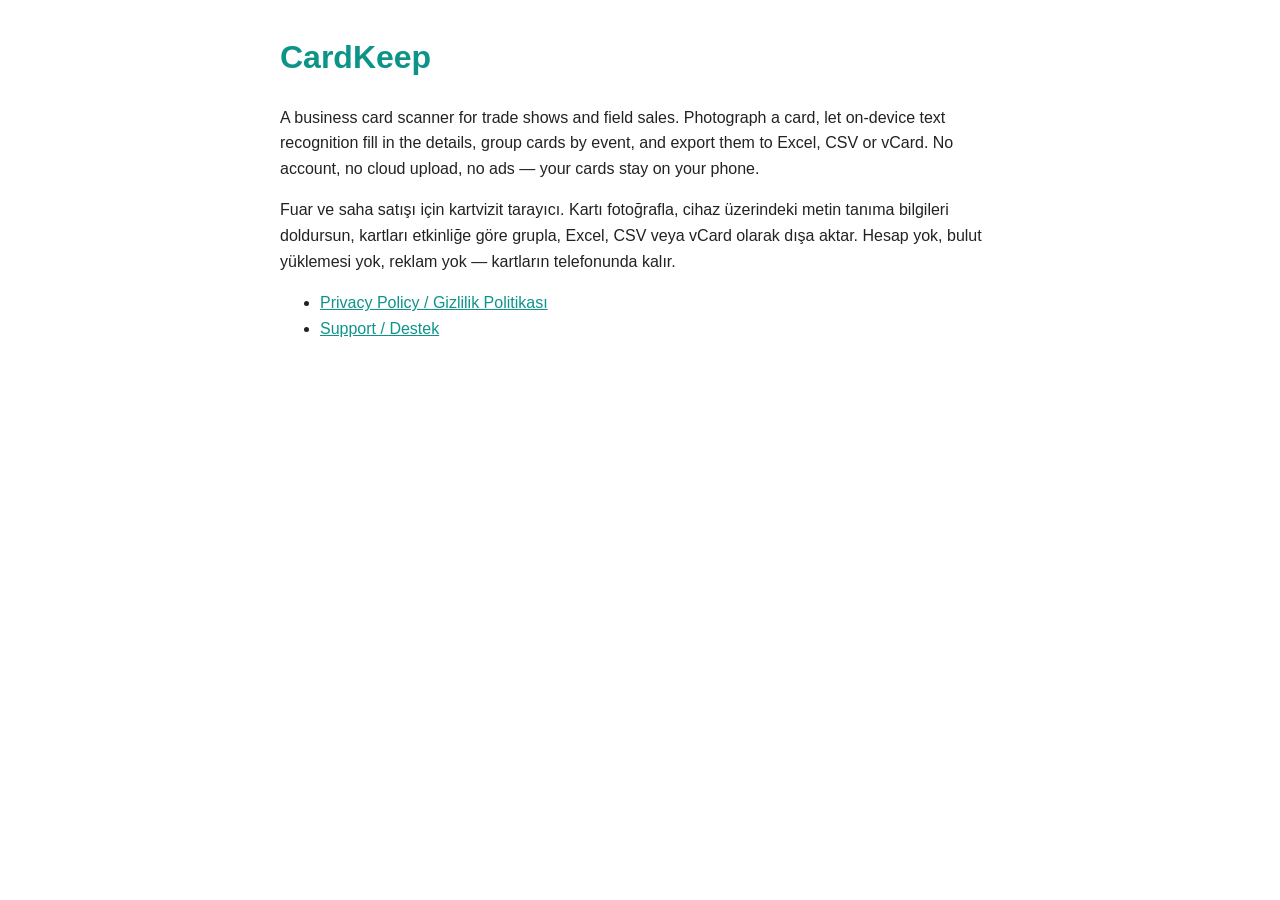
<file: index.html>
<!doctype html>
<html lang="en">
<head>
<meta charset="utf-8" />
<meta name="viewport" content="width=device-width, initial-scale=1" />
<title>CardKeep – Business card scanner</title>
<style>
  body{font-family:-apple-system,Segoe UI,Roboto,Arial,sans-serif;max-width:720px;margin:2rem auto;padding:0 1rem;color:#222;line-height:1.6}
  h1{color:#0D9488}
  a{color:#0D9488}
</style>
</head>
<body>
<h1>CardKeep</h1>
<p>A business card scanner for trade shows and field sales. Photograph a card, let on-device text recognition fill
in the details, group cards by event, and export them to Excel, CSV or vCard. No account, no cloud upload, no ads —
your cards stay on your phone.</p>
<p lang="tr">Fuar ve saha satışı için kartvizit tarayıcı. Kartı fotoğrafla, cihaz üzerindeki metin tanıma bilgileri
doldursun, kartları etkinliğe göre grupla, Excel, CSV veya vCard olarak dışa aktar. Hesap yok, bulut yüklemesi yok,
reklam yok — kartların telefonunda kalır.</p>
<ul>
  <li><a href="privacy.html">Privacy Policy / Gizlilik Politikası</a></li>
  <li><a href="support.html">Support / Destek</a></li>
</ul>
</body>
</html>
</file>
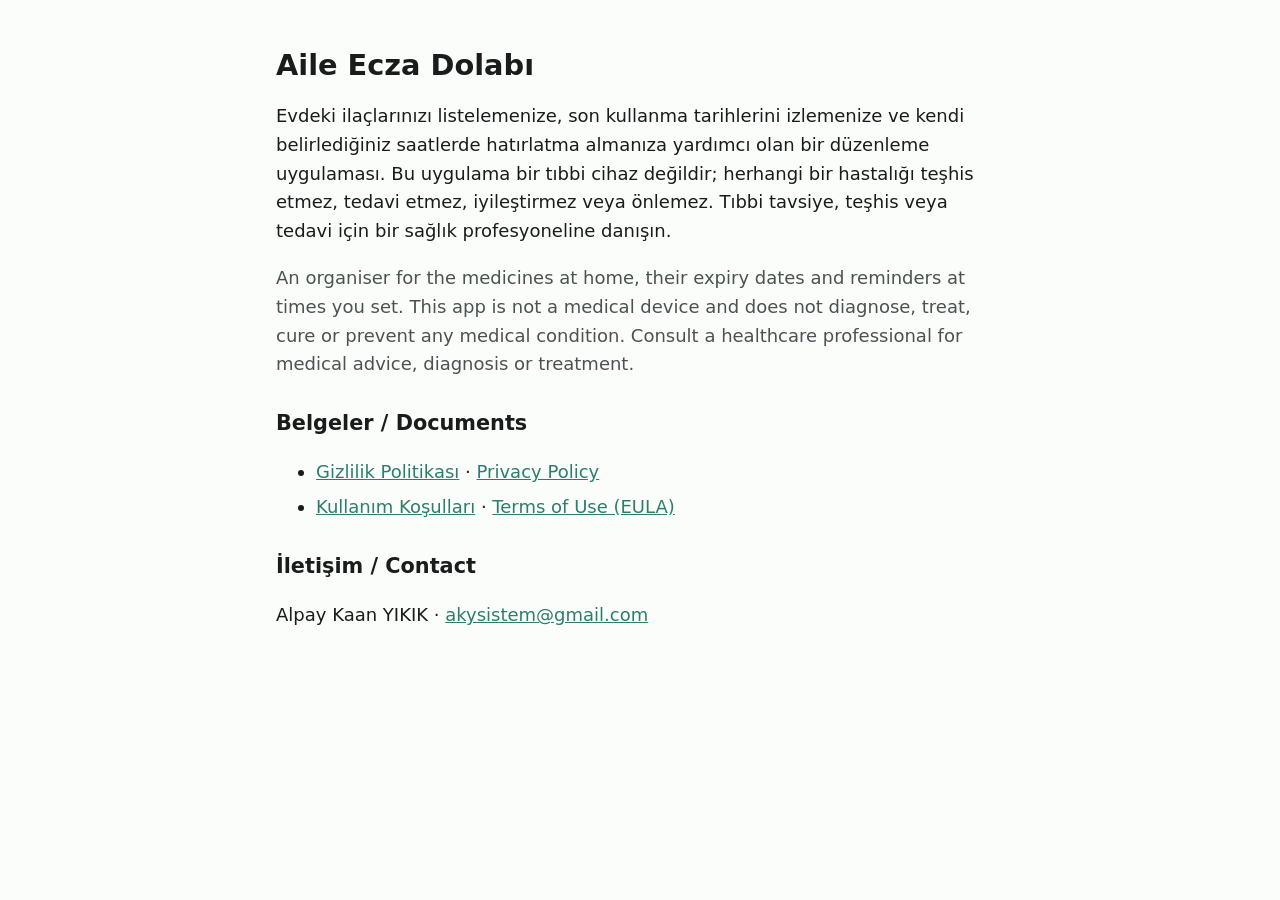
<file: aile-ecza-dolabi/index.html>
<!doctype html>
<html lang="tr">
<head>
<meta charset="utf-8">
<meta name="viewport" content="width=device-width, initial-scale=1">
<title>Aile Ecza Dolabı — Yasal / Legal</title>
<link rel="stylesheet" href="legal/style.css">
</head>
<body>
<!-- Support URL of the store listings. Source: aile-ecza-dolabi/docs/legal/index.html. -->
<main>
<h1>Aile Ecza Dolabı</h1>
<p lang="tr">Evdeki ilaçlarınızı listelemenize, son kullanma tarihlerini izlemenize ve kendi belirlediğiniz saatlerde hatırlatma almanıza yardımcı olan bir düzenleme uygulaması. Bu uygulama bir tıbbi cihaz değildir; herhangi bir hastalığı teşhis etmez, tedavi etmez, iyileştirmez veya önlemez. Tıbbi tavsiye, teşhis veya tedavi için bir sağlık profesyoneline danışın.</p>
<p lang="en" class="muted">An organiser for the medicines at home, their expiry dates and reminders at times you set. This app is not a medical device and does not diagnose, treat, cure or prevent any medical condition. Consult a healthcare professional for medical advice, diagnosis or treatment.</p>
<h2>Belgeler / Documents</h2>
<ul>
<li><a href="legal/privacy.html#tr" lang="tr">Gizlilik Politikası</a> · <a href="legal/privacy.html#en" lang="en">Privacy Policy</a></li>
<li><a href="legal/terms.html#tr" lang="tr">Kullanım Koşulları</a> · <a href="legal/terms.html#en" lang="en">Terms of Use (EULA)</a></li>
</ul>
<h2>İletişim / Contact</h2>
<p>Alpay Kaan YIKIK · <a href="mailto:akysistem@gmail.com">akysistem@gmail.com</a></p>
</main>
</body>
</html>
</file>
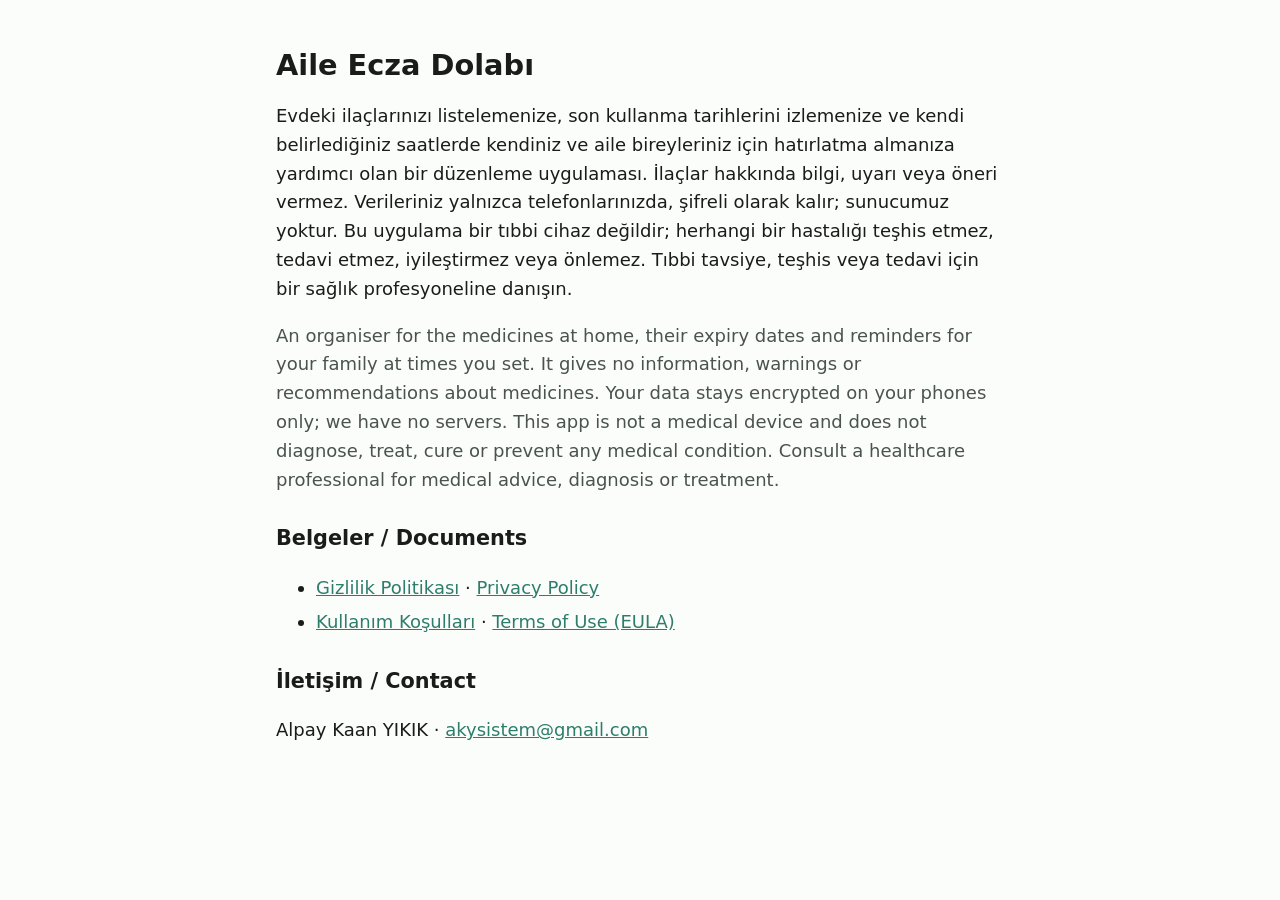
<file: aile-ecza-dolabi/legal/index.html>
<!doctype html>
<html lang="tr">
<head>
<meta charset="utf-8">
<meta name="viewport" content="width=device-width, initial-scale=1">
<title>Aile Ecza Dolabı — Yasal / Legal</title>
<link rel="stylesheet" href="style.css">
</head>
<body>
<!-- Landing page for GitHub Pages (publish the docs/ folder; URLs then end
     in /legal/privacy.html and /legal/terms.html, see LegalConfig). -->
<main>
<h1>Aile Ecza Dolabı</h1>
<p lang="tr">Evdeki ilaçlarınızı listelemenize, son kullanma tarihlerini izlemenize ve kendi belirlediğiniz saatlerde kendiniz ve aile bireyleriniz için hatırlatma almanıza yardımcı olan bir düzenleme uygulaması. İlaçlar hakkında bilgi, uyarı veya öneri vermez. Verileriniz yalnızca telefonlarınızda, şifreli olarak kalır; sunucumuz yoktur. Bu uygulama bir tıbbi cihaz değildir; herhangi bir hastalığı teşhis etmez, tedavi etmez, iyileştirmez veya önlemez. Tıbbi tavsiye, teşhis veya tedavi için bir sağlık profesyoneline danışın.</p>
<p lang="en" class="muted">An organiser for the medicines at home, their expiry dates and reminders for your family at times you set. It gives no information, warnings or recommendations about medicines. Your data stays encrypted on your phones only; we have no servers. This app is not a medical device and does not diagnose, treat, cure or prevent any medical condition. Consult a healthcare professional for medical advice, diagnosis or treatment.</p>
<h2>Belgeler / Documents</h2>
<ul>
<li><a href="privacy.html#tr" lang="tr">Gizlilik Politikası</a> · <a href="privacy.html#en" lang="en">Privacy Policy</a></li>
<li><a href="terms.html#tr" lang="tr">Kullanım Koşulları</a> · <a href="terms.html#en" lang="en">Terms of Use (EULA)</a></li>
</ul>
<h2>İletişim / Contact</h2>
<p>Alpay Kaan YIKIK · <a href="mailto:akysistem@gmail.com">akysistem@gmail.com</a></p>
</main>
</body>
</html>
</file>
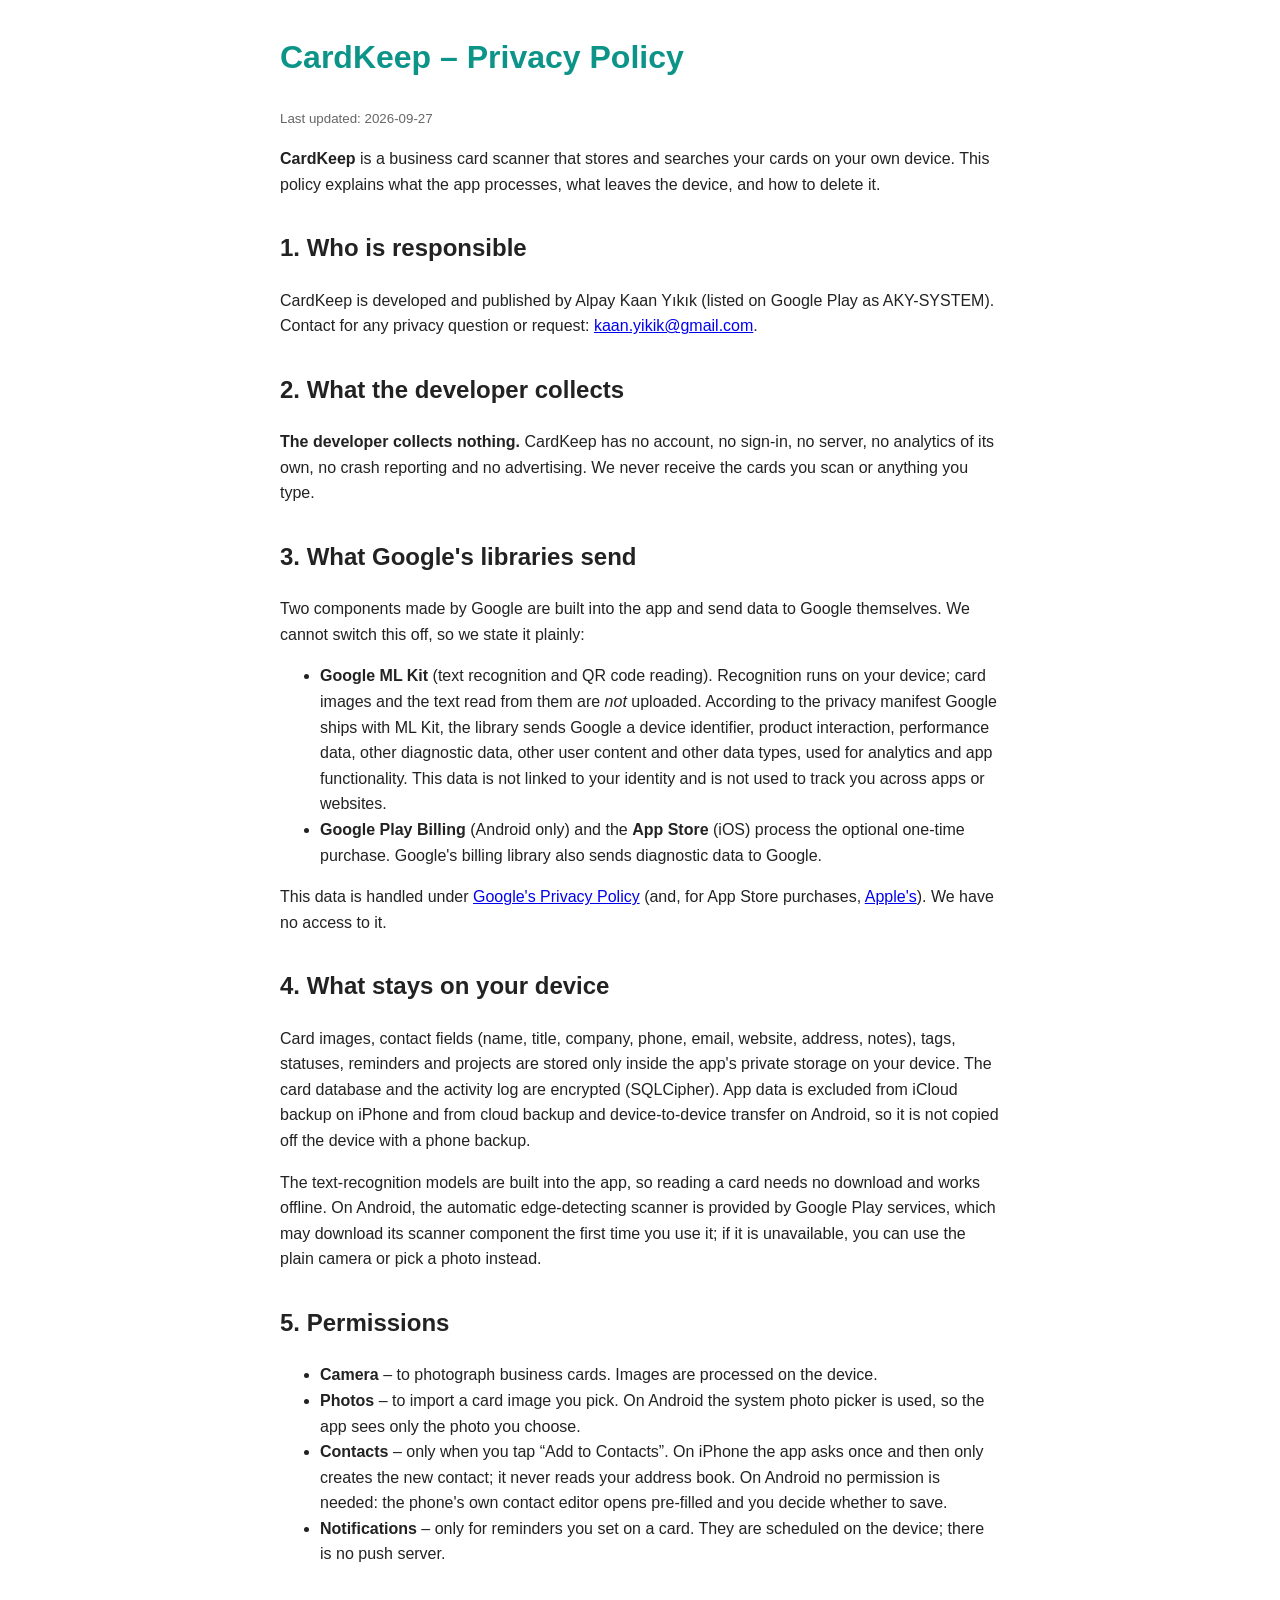
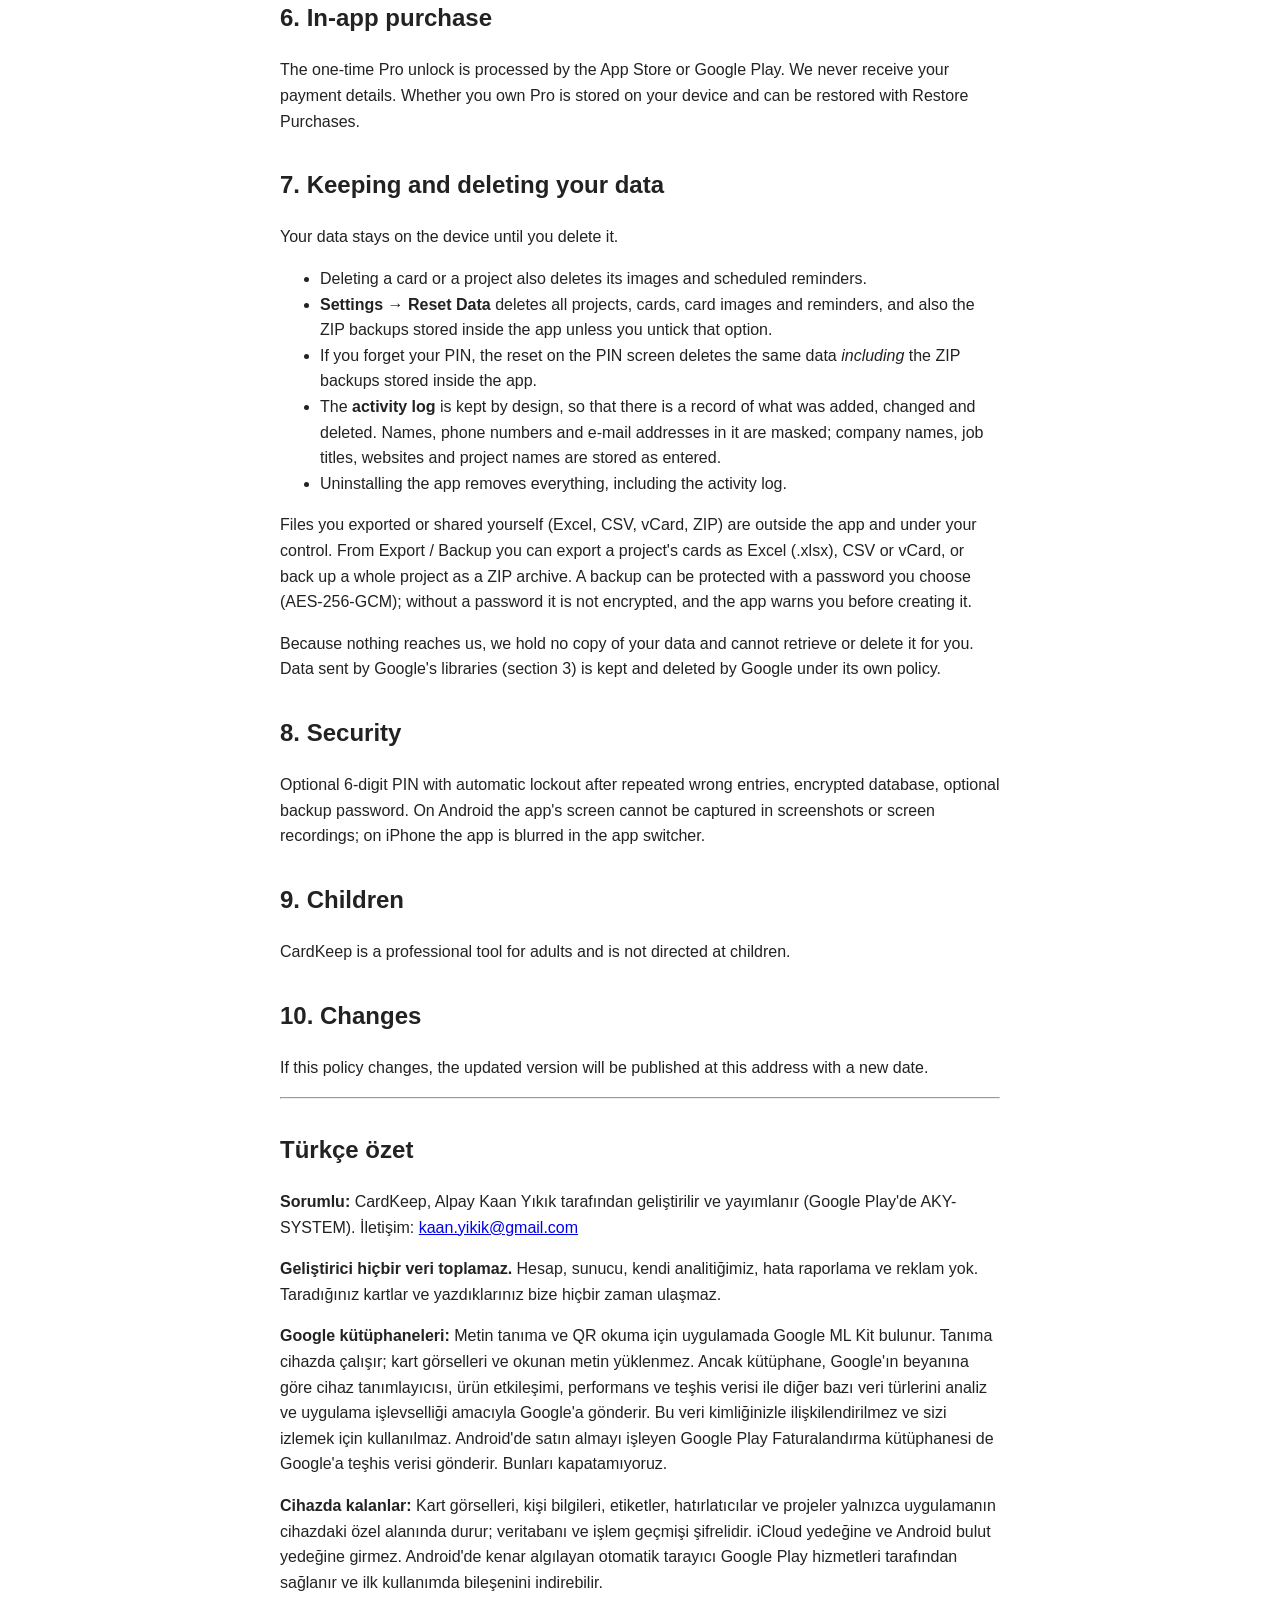
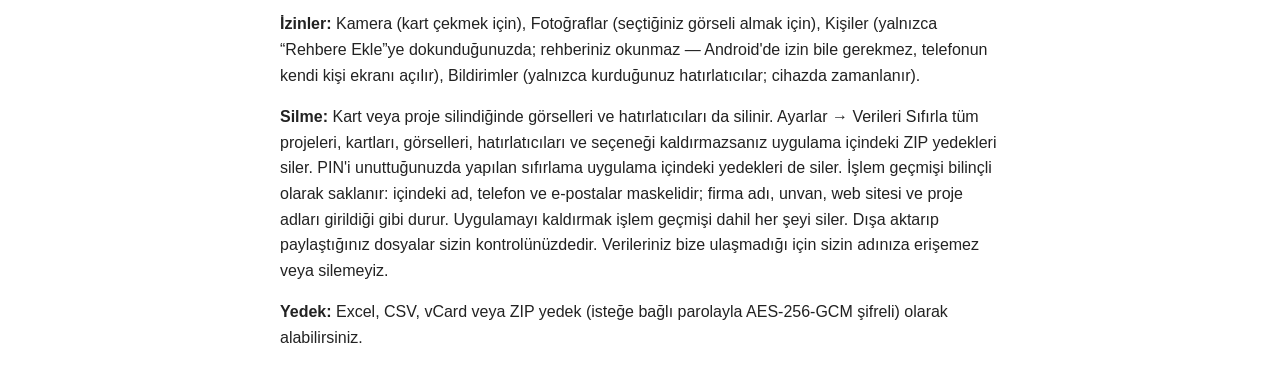
<file: privacy.html>
<!doctype html>
<html lang="en">
<head>
<meta charset="utf-8" />
<meta name="viewport" content="width=device-width, initial-scale=1" />
<title>CardKeep – Privacy Policy</title>
<style>
  body{font-family:-apple-system,Segoe UI,Roboto,Arial,sans-serif;max-width:720px;margin:2rem auto;padding:0 1rem;color:#222;line-height:1.6}
  h1{color:#0D9488} h2{margin-top:2rem}
  small{color:#666}
</style>
</head>
<body>
<h1>CardKeep – Privacy Policy</h1>
<p><small>Last updated: 2026-09-27</small></p>

<p><strong>CardKeep</strong> is a business card scanner that stores and searches your cards on your own device.
This policy explains what the app processes, what leaves the device, and how to delete it.</p>

<h2>1. Who is responsible</h2>
<p>CardKeep is developed and published by Alpay Kaan Yıkık (listed on Google Play as AKY-SYSTEM).
Contact for any privacy question or request: <a href="mailto:kaan.yikik@gmail.com">kaan.yikik@gmail.com</a>.</p>

<h2>2. What the developer collects</h2>
<p><strong>The developer collects nothing.</strong> CardKeep has no account, no sign-in, no server, no analytics of
its own, no crash reporting and no advertising. We never receive the cards you scan or anything you type.</p>

<h2>3. What Google's libraries send</h2>
<p>Two components made by Google are built into the app and send data to Google themselves. We cannot switch this off,
so we state it plainly:</p>
<ul>
  <li><strong>Google ML Kit</strong> (text recognition and QR code reading). Recognition runs on your device; card images
  and the text read from them are <em>not</em> uploaded. According to the privacy manifest Google ships with ML Kit, the
  library sends Google a device identifier, product interaction, performance data, other diagnostic data, other user
  content and other data types, used for analytics and app functionality. This data is not linked to your identity and
  is not used to track you across apps or websites.</li>
  <li><strong>Google Play Billing</strong> (Android only) and the <strong>App Store</strong> (iOS) process the optional
  one-time purchase. Google's billing library also sends diagnostic data to Google.</li>
</ul>
<p>This data is handled under <a href="https://policies.google.com/privacy">Google's Privacy Policy</a>
(and, for App Store purchases, <a href="https://www.apple.com/legal/privacy/">Apple's</a>). We have no access to it.</p>

<h2>4. What stays on your device</h2>
<p>Card images, contact fields (name, title, company, phone, email, website, address, notes), tags, statuses, reminders
and projects are stored only inside the app's private storage on your device. The card database and the activity log are
encrypted (SQLCipher). App data is excluded from iCloud backup on iPhone and from cloud backup and device-to-device
transfer on Android, so it is not copied off the device with a phone backup.</p>
<p>The text-recognition models are built into the app, so reading a card needs no download and works offline.
On Android, the automatic edge-detecting scanner is provided by Google Play services, which may download its scanner
component the first time you use it; if it is unavailable, you can use the plain camera or pick a photo instead.</p>

<h2>5. Permissions</h2>
<ul>
  <li><strong>Camera</strong> – to photograph business cards. Images are processed on the device.</li>
  <li><strong>Photos</strong> – to import a card image you pick. On Android the system photo picker is used, so the app
  sees only the photo you choose.</li>
  <li><strong>Contacts</strong> – only when you tap “Add to Contacts”. On iPhone the app asks once and then only creates
  the new contact; it never reads your address book. On Android no permission is needed: the phone's own contact editor
  opens pre-filled and you decide whether to save.</li>
  <li><strong>Notifications</strong> – only for reminders you set on a card. They are scheduled on the device;
  there is no push server.</li>
</ul>

<h2>6. In-app purchase</h2>
<p>The one-time Pro unlock is processed by the App Store or Google Play. We never receive your payment details.
Whether you own Pro is stored on your device and can be restored with Restore Purchases.</p>

<h2>7. Keeping and deleting your data</h2>
<p>Your data stays on the device until you delete it.</p>
<ul>
  <li>Deleting a card or a project also deletes its images and scheduled reminders.</li>
  <li><strong>Settings → Reset Data</strong> deletes all projects, cards, card images and reminders, and also the ZIP
  backups stored inside the app unless you untick that option.</li>
  <li>If you forget your PIN, the reset on the PIN screen deletes the same data <em>including</em> the ZIP backups stored
  inside the app.</li>
  <li>The <strong>activity log</strong> is kept by design, so that there is a record of what was added, changed and
  deleted. Names, phone numbers and e-mail addresses in it are masked; company names, job titles, websites and project
  names are stored as entered.</li>
  <li>Uninstalling the app removes everything, including the activity log.</li>
</ul>
<p>Files you exported or shared yourself (Excel, CSV, vCard, ZIP) are outside the app and under your control.
From Export / Backup you can export a project's cards as Excel (.xlsx), CSV or vCard, or back up a whole project as a
ZIP archive. A backup can be protected with a password you choose (AES-256-GCM); without a password it is not encrypted,
and the app warns you before creating it.</p>
<p>Because nothing reaches us, we hold no copy of your data and cannot retrieve or delete it for you. Data sent by
Google's libraries (section 3) is kept and deleted by Google under its own policy.</p>

<h2>8. Security</h2>
<p>Optional 6-digit PIN with automatic lockout after repeated wrong entries, encrypted database, optional backup
password. On Android the app's screen cannot be captured in screenshots or screen recordings; on iPhone the app is
blurred in the app switcher.</p>

<h2>9. Children</h2>
<p>CardKeep is a professional tool for adults and is not directed at children.</p>

<h2>10. Changes</h2>
<p>If this policy changes, the updated version will be published at this address with a new date.</p>

<hr />

<div lang="tr">
<h2>Türkçe özet</h2>
<p><strong>Sorumlu:</strong> CardKeep, Alpay Kaan Yıkık tarafından geliştirilir ve yayımlanır (Google Play'de
AKY-SYSTEM). İletişim: <a href="mailto:kaan.yikik@gmail.com">kaan.yikik@gmail.com</a></p>
<p><strong>Geliştirici hiçbir veri toplamaz.</strong> Hesap, sunucu, kendi analitiğimiz, hata raporlama ve reklam yok.
Taradığınız kartlar ve yazdıklarınız bize hiçbir zaman ulaşmaz.</p>
<p><strong>Google kütüphaneleri:</strong> Metin tanıma ve QR okuma için uygulamada Google ML Kit bulunur. Tanıma cihazda
çalışır; kart görselleri ve okunan metin yüklenmez. Ancak kütüphane, Google'ın beyanına göre cihaz tanımlayıcısı, ürün
etkileşimi, performans ve teşhis verisi ile diğer bazı veri türlerini analiz ve uygulama işlevselliği amacıyla Google'a
gönderir. Bu veri kimliğinizle ilişkilendirilmez ve sizi izlemek için kullanılmaz. Android'de satın almayı işleyen
Google Play Faturalandırma kütüphanesi de Google'a teşhis verisi gönderir. Bunları kapatamıyoruz.</p>
<p><strong>Cihazda kalanlar:</strong> Kart görselleri, kişi bilgileri, etiketler, hatırlatıcılar ve projeler yalnızca
uygulamanın cihazdaki özel alanında durur; veritabanı ve işlem geçmişi şifrelidir. iCloud yedeğine ve Android bulut
yedeğine girmez. Android'de kenar algılayan otomatik tarayıcı Google Play hizmetleri tarafından sağlanır ve ilk
kullanımda bileşenini indirebilir.</p>
<p><strong>İzinler:</strong> Kamera (kart çekmek için), Fotoğraflar (seçtiğiniz görseli almak için), Kişiler (yalnızca
“Rehbere Ekle”ye dokunduğunuzda; rehberiniz okunmaz — Android'de izin bile gerekmez, telefonun kendi kişi ekranı açılır),
Bildirimler (yalnızca kurduğunuz hatırlatıcılar; cihazda zamanlanır).</p>
<p><strong>Silme:</strong> Kart veya proje silindiğinde görselleri ve hatırlatıcıları da silinir. Ayarlar → Verileri
Sıfırla tüm projeleri, kartları, görselleri, hatırlatıcıları ve seçeneği kaldırmazsanız uygulama içindeki ZIP
yedekleri siler. PIN'i unuttuğunuzda yapılan sıfırlama uygulama içindeki yedekleri de siler. İşlem geçmişi bilinçli
olarak saklanır: içindeki ad, telefon ve e-postalar maskelidir; firma adı, unvan, web sitesi ve proje adları girildiği
gibi durur. Uygulamayı kaldırmak işlem geçmişi dahil her şeyi siler. Dışa aktarıp paylaştığınız dosyalar sizin
kontrolünüzdedir. Verileriniz bize ulaşmadığı için sizin adınıza erişemez veya silemeyiz.</p>
<p><strong>Yedek:</strong> Excel, CSV, vCard veya ZIP yedek (isteğe bağlı parolayla AES-256-GCM şifreli) olarak
alabilirsiniz.</p>
</div>
</body>
</html>
</file>
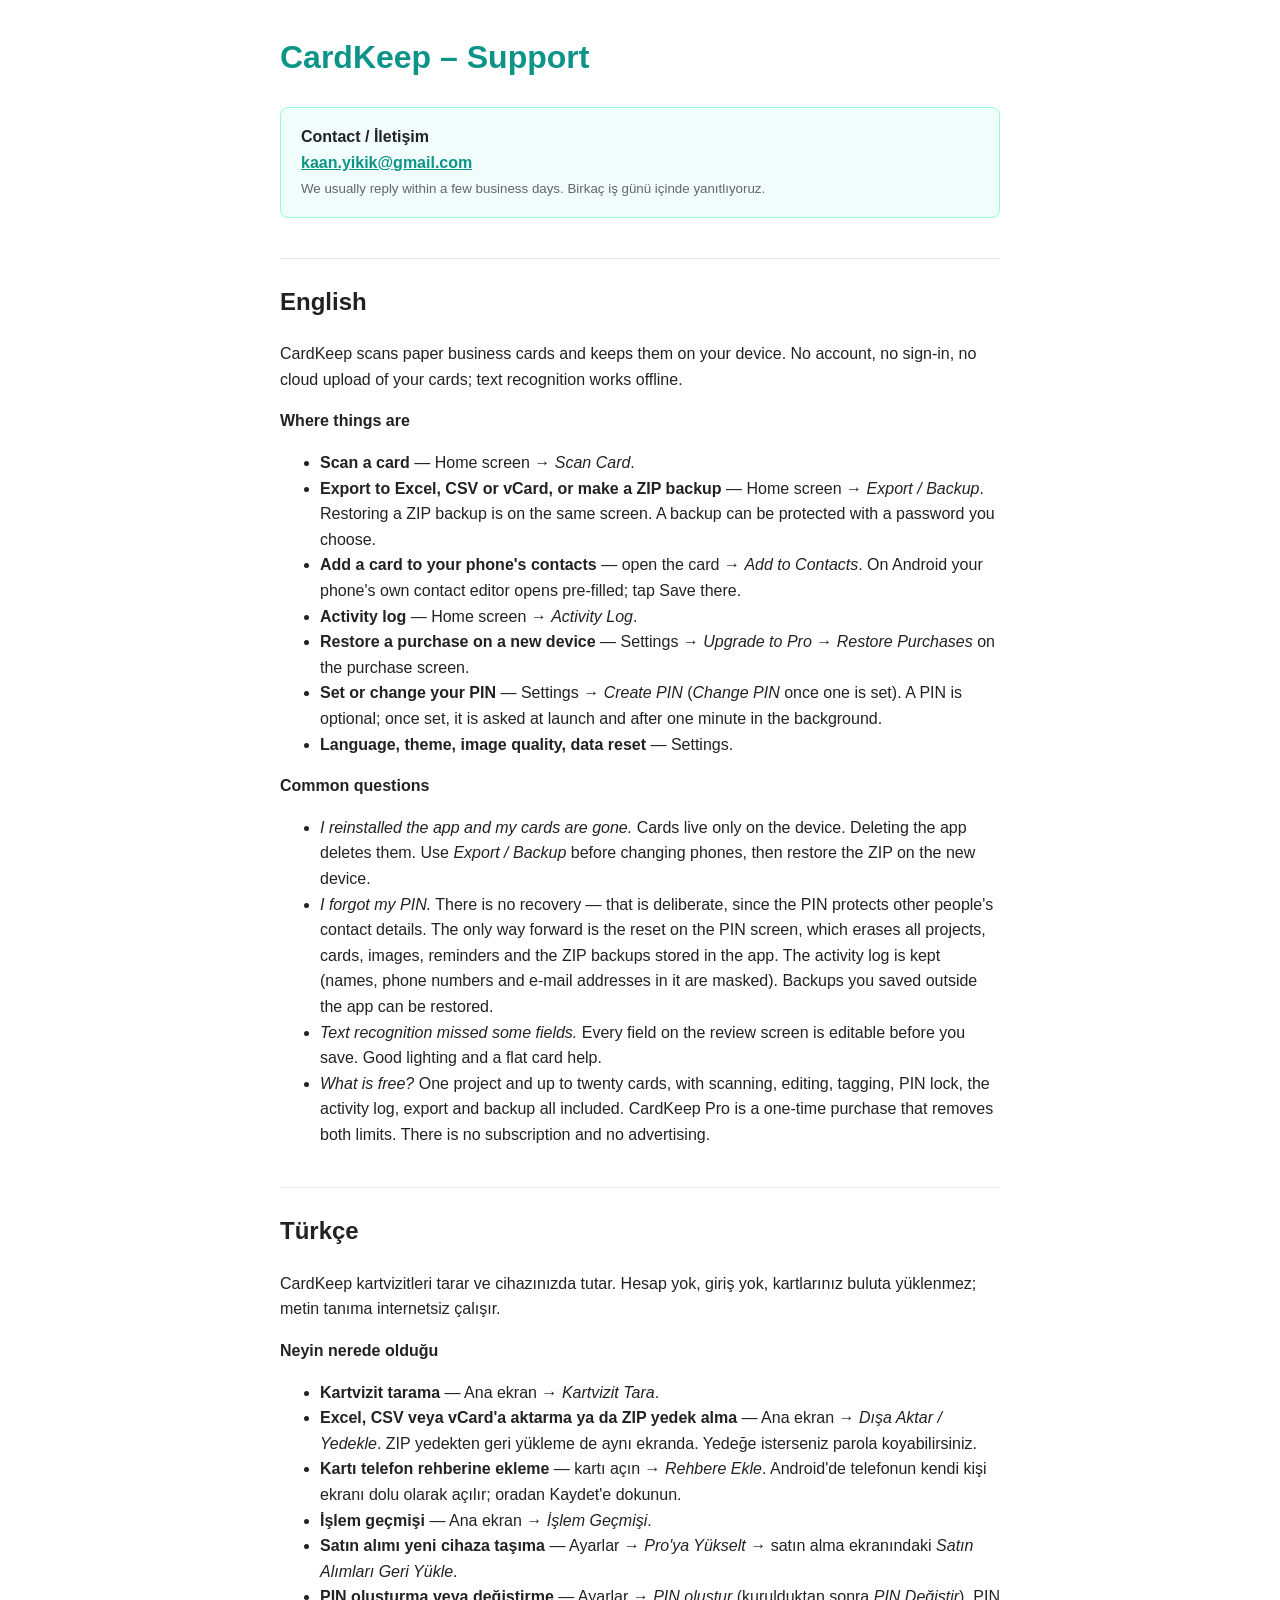
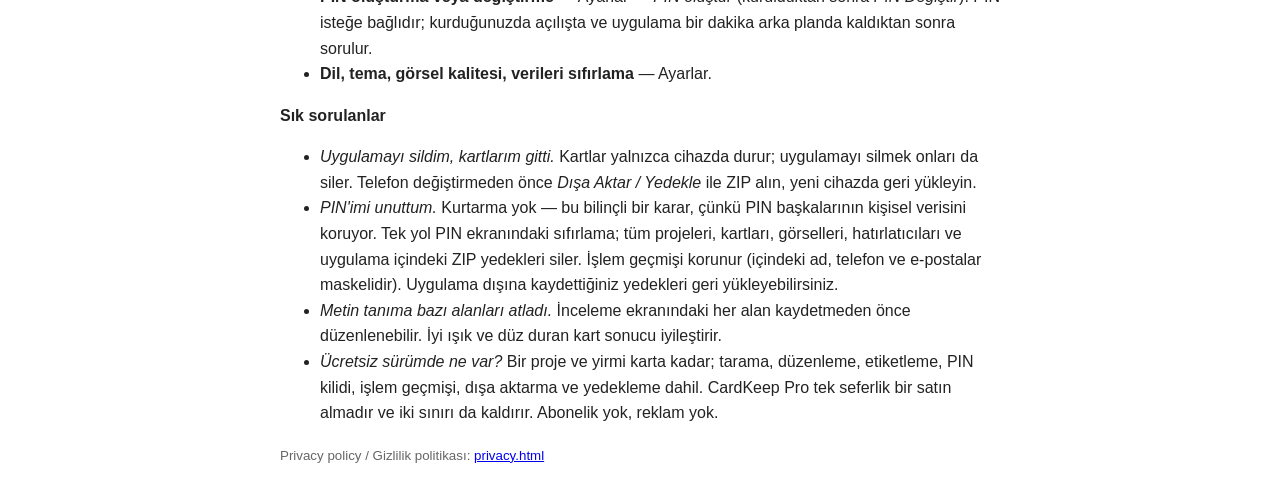
<file: support.html>
<!doctype html>
<html lang="en">
<head>
<meta charset="utf-8" />
<meta name="viewport" content="width=device-width, initial-scale=1" />
<title>CardKeep – Support &amp; Destek</title>
<style>
  body{font-family:-apple-system,Segoe UI,Roboto,Arial,sans-serif;max-width:720px;margin:2rem auto;padding:0 1rem;color:#222;line-height:1.6}
  h1{color:#0D9488}
  h2{margin-top:2.5rem;border-top:1px solid #e5e7eb;padding-top:1.5rem}
  .contact{background:#f0fdfa;border:1px solid #99f6e4;border-radius:8px;padding:1rem 1.25rem;margin:1.5rem 0}
  .contact a{color:#0D9488;font-weight:600}
  code{background:#f3f4f6;padding:.1rem .35rem;border-radius:4px}
  small{color:#666}
</style>
</head>
<body>

<h1>CardKeep – Support</h1>

<div class="contact">
  <strong>Contact / İletişim</strong><br />
  <a href="mailto:kaan.yikik@gmail.com">kaan.yikik@gmail.com</a><br />
  <small>We usually reply within a few business days. Birkaç iş günü içinde yanıtlıyoruz.</small>
</div>

<h2>English</h2>

<p>CardKeep scans paper business cards and keeps them on your device. No account, no sign-in,
no cloud upload of your cards; text recognition works offline.</p>

<p><strong>Where things are</strong></p>
<ul>
  <li><strong>Scan a card</strong> — Home screen → <em>Scan Card</em>.</li>
  <li><strong>Export to Excel, CSV or vCard, or make a ZIP backup</strong> — Home screen →
      <em>Export / Backup</em>. Restoring a ZIP backup is on the same screen. A backup can be
      protected with a password you choose.</li>
  <li><strong>Add a card to your phone's contacts</strong> — open the card → <em>Add to Contacts</em>.
      On Android your phone's own contact editor opens pre-filled; tap Save there.</li>
  <li><strong>Activity log</strong> — Home screen → <em>Activity Log</em>.</li>
  <li><strong>Restore a purchase on a new device</strong> — Settings →
      <em>Upgrade to Pro</em> → <em>Restore Purchases</em> on the purchase screen.</li>
  <li><strong>Set or change your PIN</strong> — Settings → <em>Create PIN</em>
      (<em>Change PIN</em> once one is set). A PIN is optional; once set, it is asked
      at launch and after one minute in the background.</li>
  <li><strong>Language, theme, image quality, data reset</strong> — Settings.</li>
</ul>

<p><strong>Common questions</strong></p>
<ul>
  <li><em>I reinstalled the app and my cards are gone.</em> Cards live only on the
      device. Deleting the app deletes them. Use <em>Export / Backup</em> before
      changing phones, then restore the ZIP on the new device.</li>
  <li><em>I forgot my PIN.</em> There is no recovery — that is deliberate, since the
      PIN protects other people's contact details. The only way forward is the reset
      on the PIN screen, which erases all projects, cards, images, reminders and the
      ZIP backups stored in the app. The activity log is kept (names, phone numbers and
      e-mail addresses in it are masked). Backups you saved outside the app can be restored.</li>
  <li><em>Text recognition missed some fields.</em> Every field on the review screen
      is editable before you save. Good lighting and a flat card help.</li>
  <li><em>What is free?</em> One project and up to twenty cards, with scanning,
      editing, tagging, PIN lock, the activity log, export and backup all included.
      CardKeep Pro is a one-time purchase that removes both limits. There is no
      subscription and no advertising.</li>
</ul>

<div lang="tr">
<h2>Türkçe</h2>

<p>CardKeep kartvizitleri tarar ve cihazınızda tutar. Hesap yok, giriş yok, kartlarınız
buluta yüklenmez; metin tanıma internetsiz çalışır.</p>

<p><strong>Neyin nerede olduğu</strong></p>
<ul>
  <li><strong>Kartvizit tarama</strong> — Ana ekran → <em>Kartvizit Tara</em>.</li>
  <li><strong>Excel, CSV veya vCard'a aktarma ya da ZIP yedek alma</strong> — Ana ekran →
      <em>Dışa Aktar / Yedekle</em>. ZIP yedekten geri yükleme de aynı ekranda. Yedeğe
      isterseniz parola koyabilirsiniz.</li>
  <li><strong>Kartı telefon rehberine ekleme</strong> — kartı açın → <em>Rehbere Ekle</em>.
      Android'de telefonun kendi kişi ekranı dolu olarak açılır; oradan Kaydet'e dokunun.</li>
  <li><strong>İşlem geçmişi</strong> — Ana ekran → <em>İşlem Geçmişi</em>.</li>
  <li><strong>Satın alımı yeni cihaza taşıma</strong> — Ayarlar →
      <em>Pro'ya Yükselt</em> → satın alma ekranındaki
      <em>Satın Alımları Geri Yükle</em>.</li>
  <li><strong>PIN oluşturma veya değiştirme</strong> — Ayarlar → <em>PIN oluştur</em>
      (kurulduktan sonra <em>PIN Değiştir</em>). PIN isteğe bağlıdır; kurduğunuzda
      açılışta ve uygulama bir dakika arka planda kaldıktan sonra sorulur.</li>
  <li><strong>Dil, tema, görsel kalitesi, verileri sıfırlama</strong> — Ayarlar.</li>
</ul>

<p><strong>Sık sorulanlar</strong></p>
<ul>
  <li><em>Uygulamayı sildim, kartlarım gitti.</em> Kartlar yalnızca cihazda durur;
      uygulamayı silmek onları da siler. Telefon değiştirmeden önce
      <em>Dışa Aktar / Yedekle</em> ile ZIP alın, yeni cihazda geri yükleyin.</li>
  <li><em>PIN'imi unuttum.</em> Kurtarma yok — bu bilinçli bir karar, çünkü PIN
      başkalarının kişisel verisini koruyor. Tek yol PIN ekranındaki sıfırlama; tüm
      projeleri, kartları, görselleri, hatırlatıcıları ve uygulama içindeki ZIP yedekleri
      siler. İşlem geçmişi korunur (içindeki ad, telefon ve e-postalar maskelidir).
      Uygulama dışına kaydettiğiniz yedekleri geri yükleyebilirsiniz.</li>
  <li><em>Metin tanıma bazı alanları atladı.</em> İnceleme ekranındaki her alan
      kaydetmeden önce düzenlenebilir. İyi ışık ve düz duran kart sonucu iyileştirir.</li>
  <li><em>Ücretsiz sürümde ne var?</em> Bir proje ve yirmi karta kadar; tarama,
      düzenleme, etiketleme, PIN kilidi, işlem geçmişi, dışa aktarma ve yedekleme
      dahil. CardKeep Pro tek seferlik bir satın almadır ve iki sınırı da kaldırır.
      Abonelik yok, reklam yok.</li>
</ul>

</div>

<p><small>Privacy policy / Gizlilik politikası:
<a href="privacy.html">privacy.html</a></small></p>

</body>
</html>
</file>
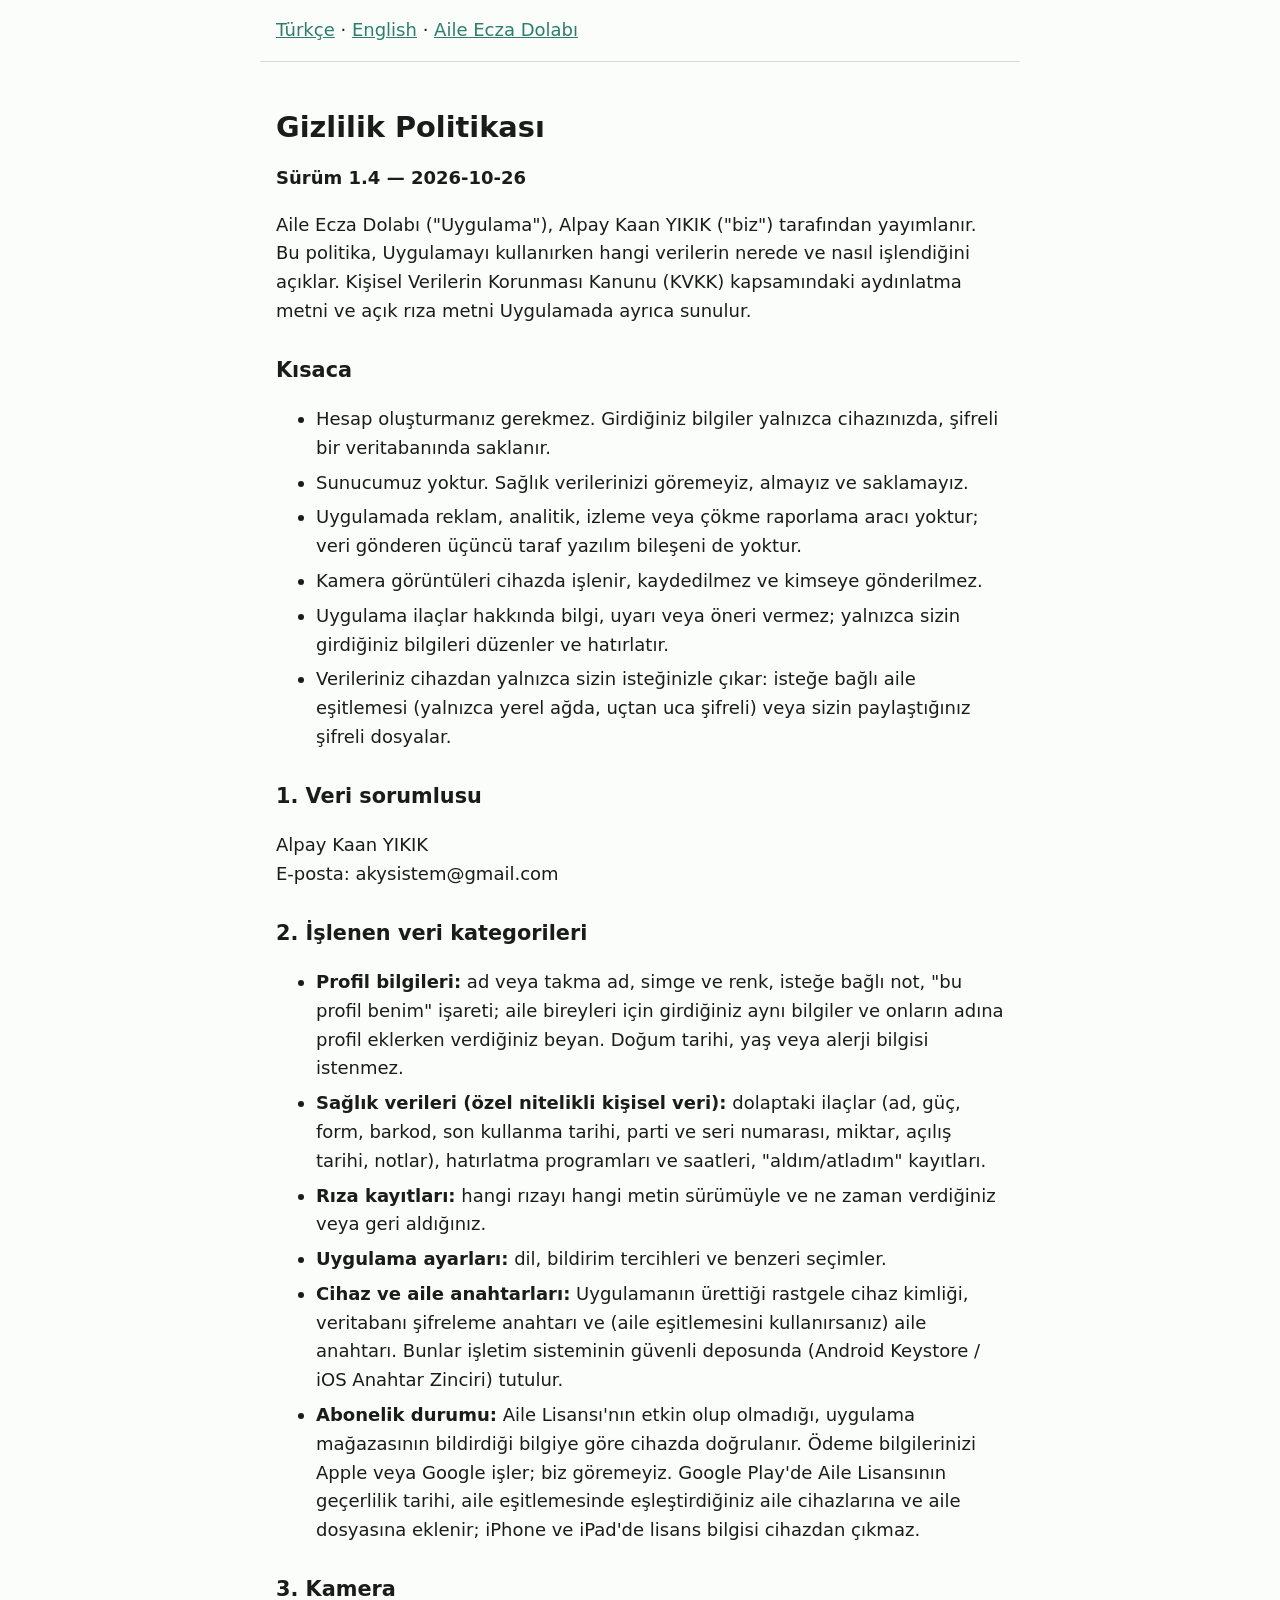
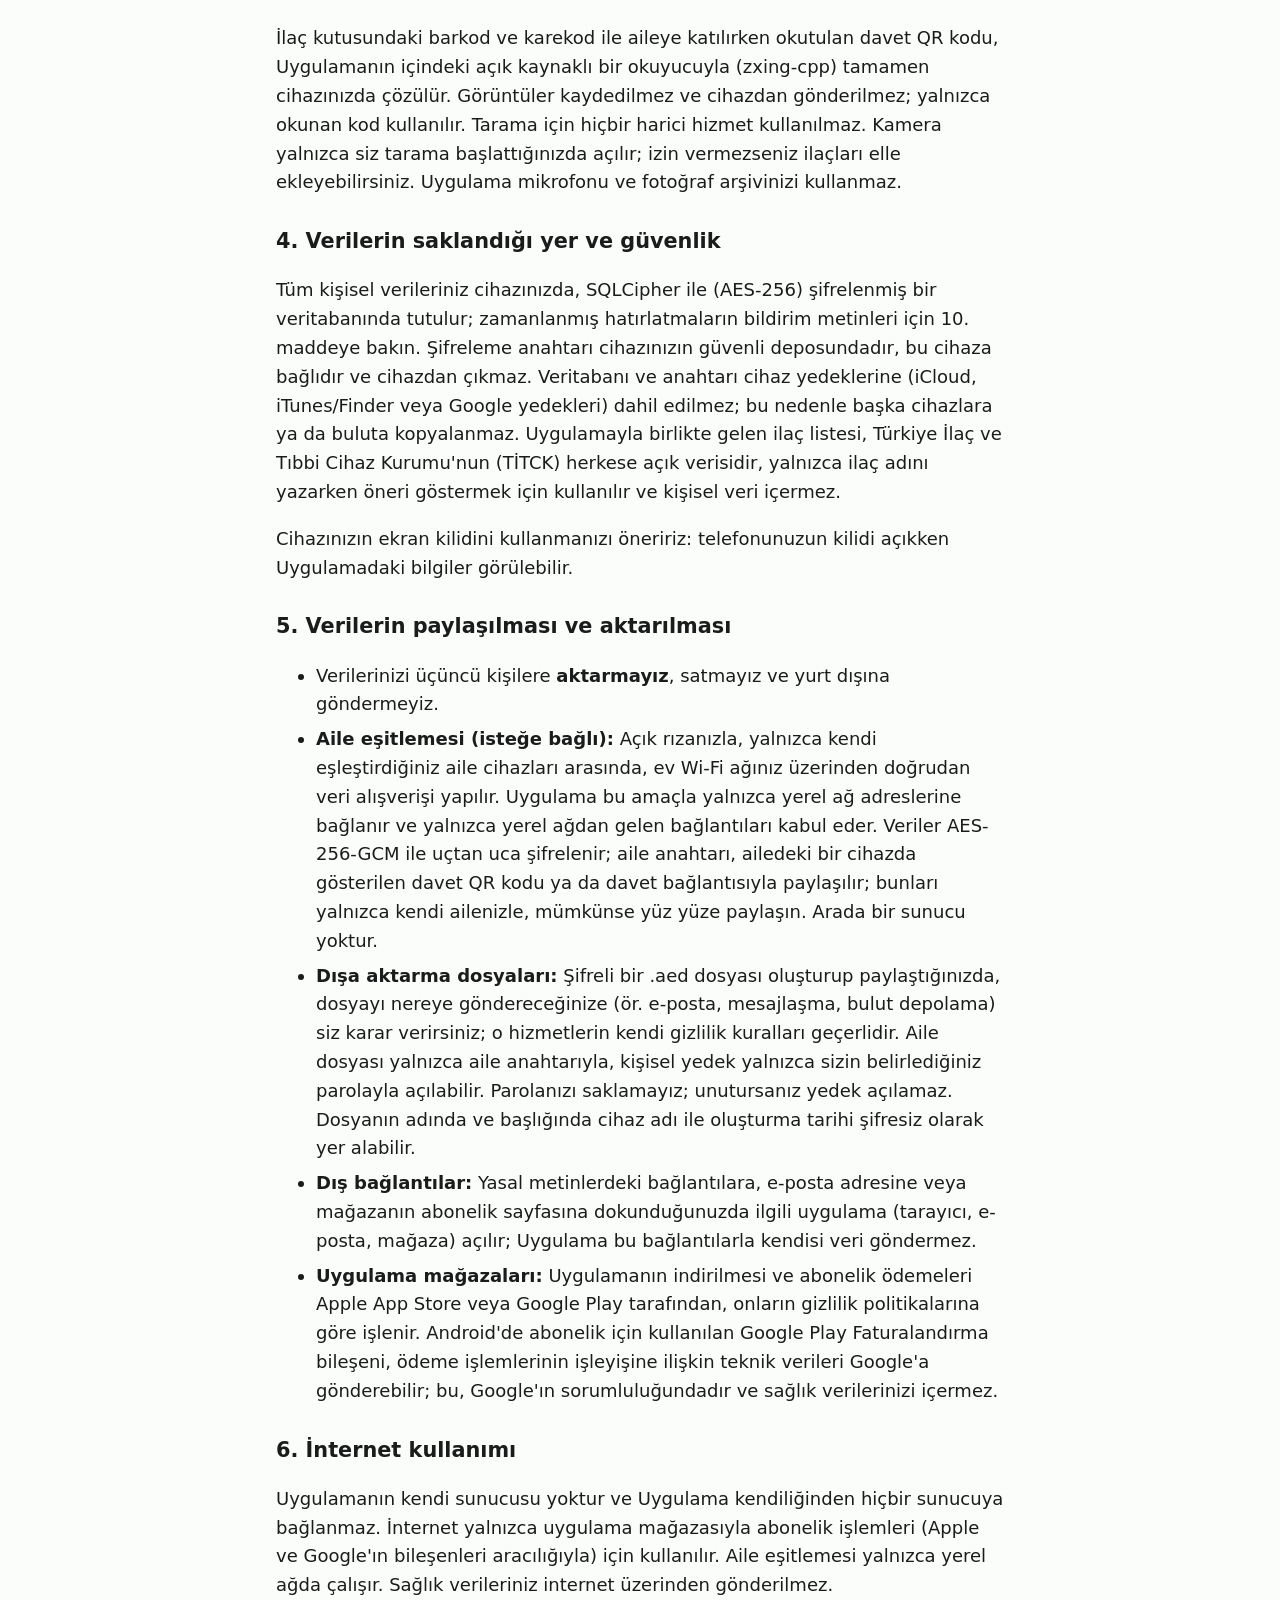
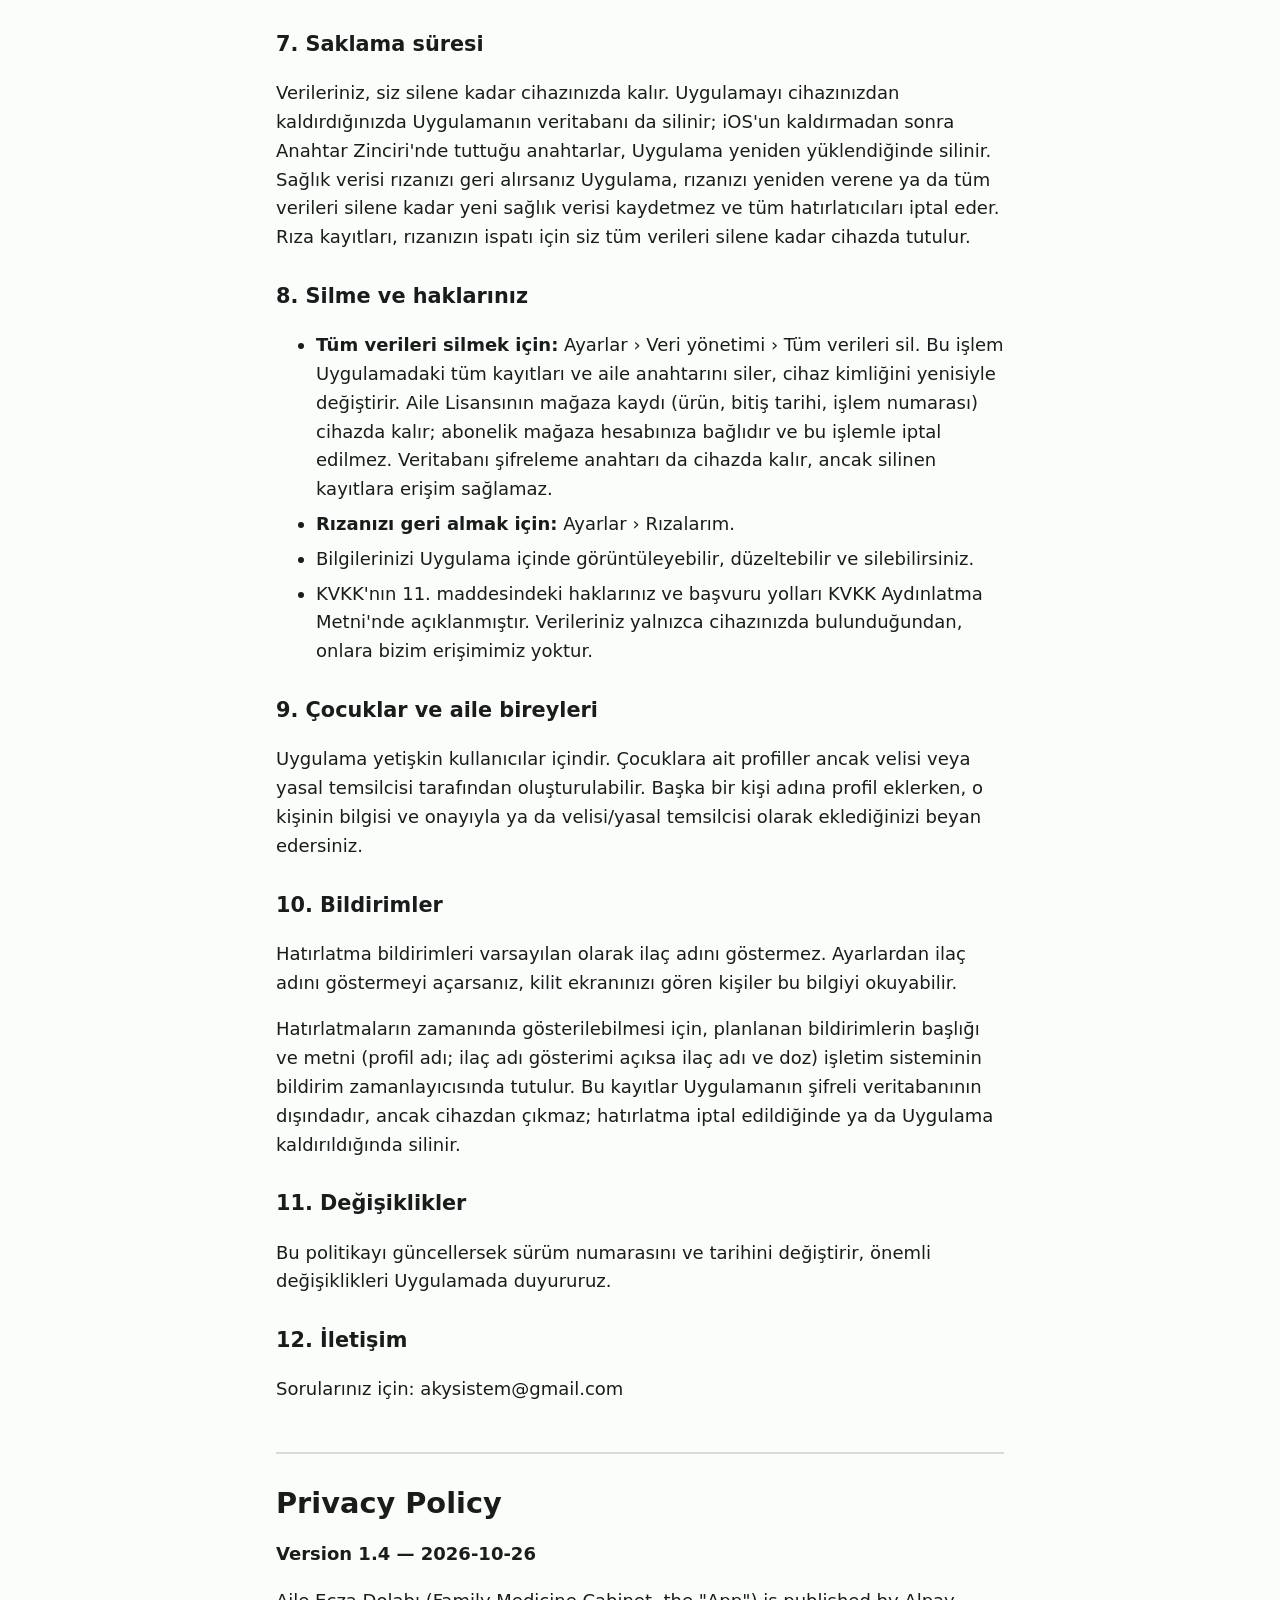
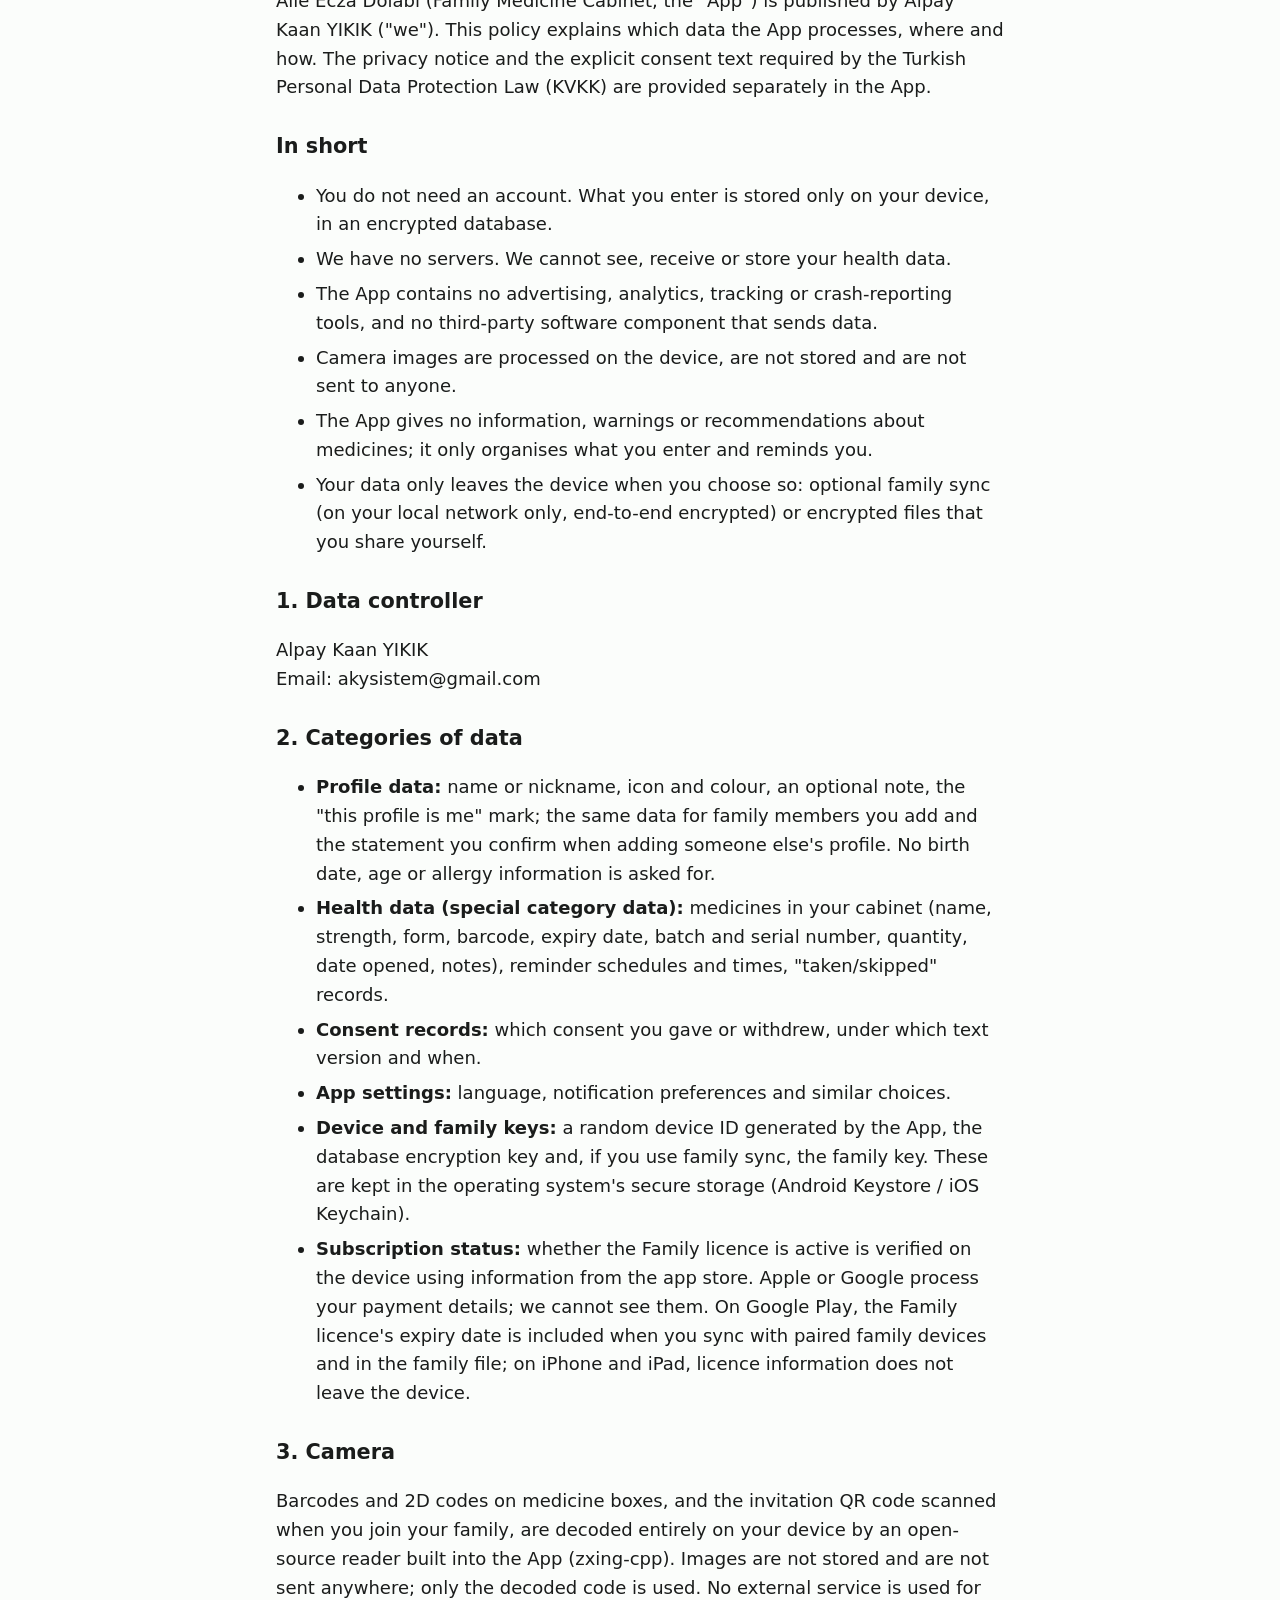
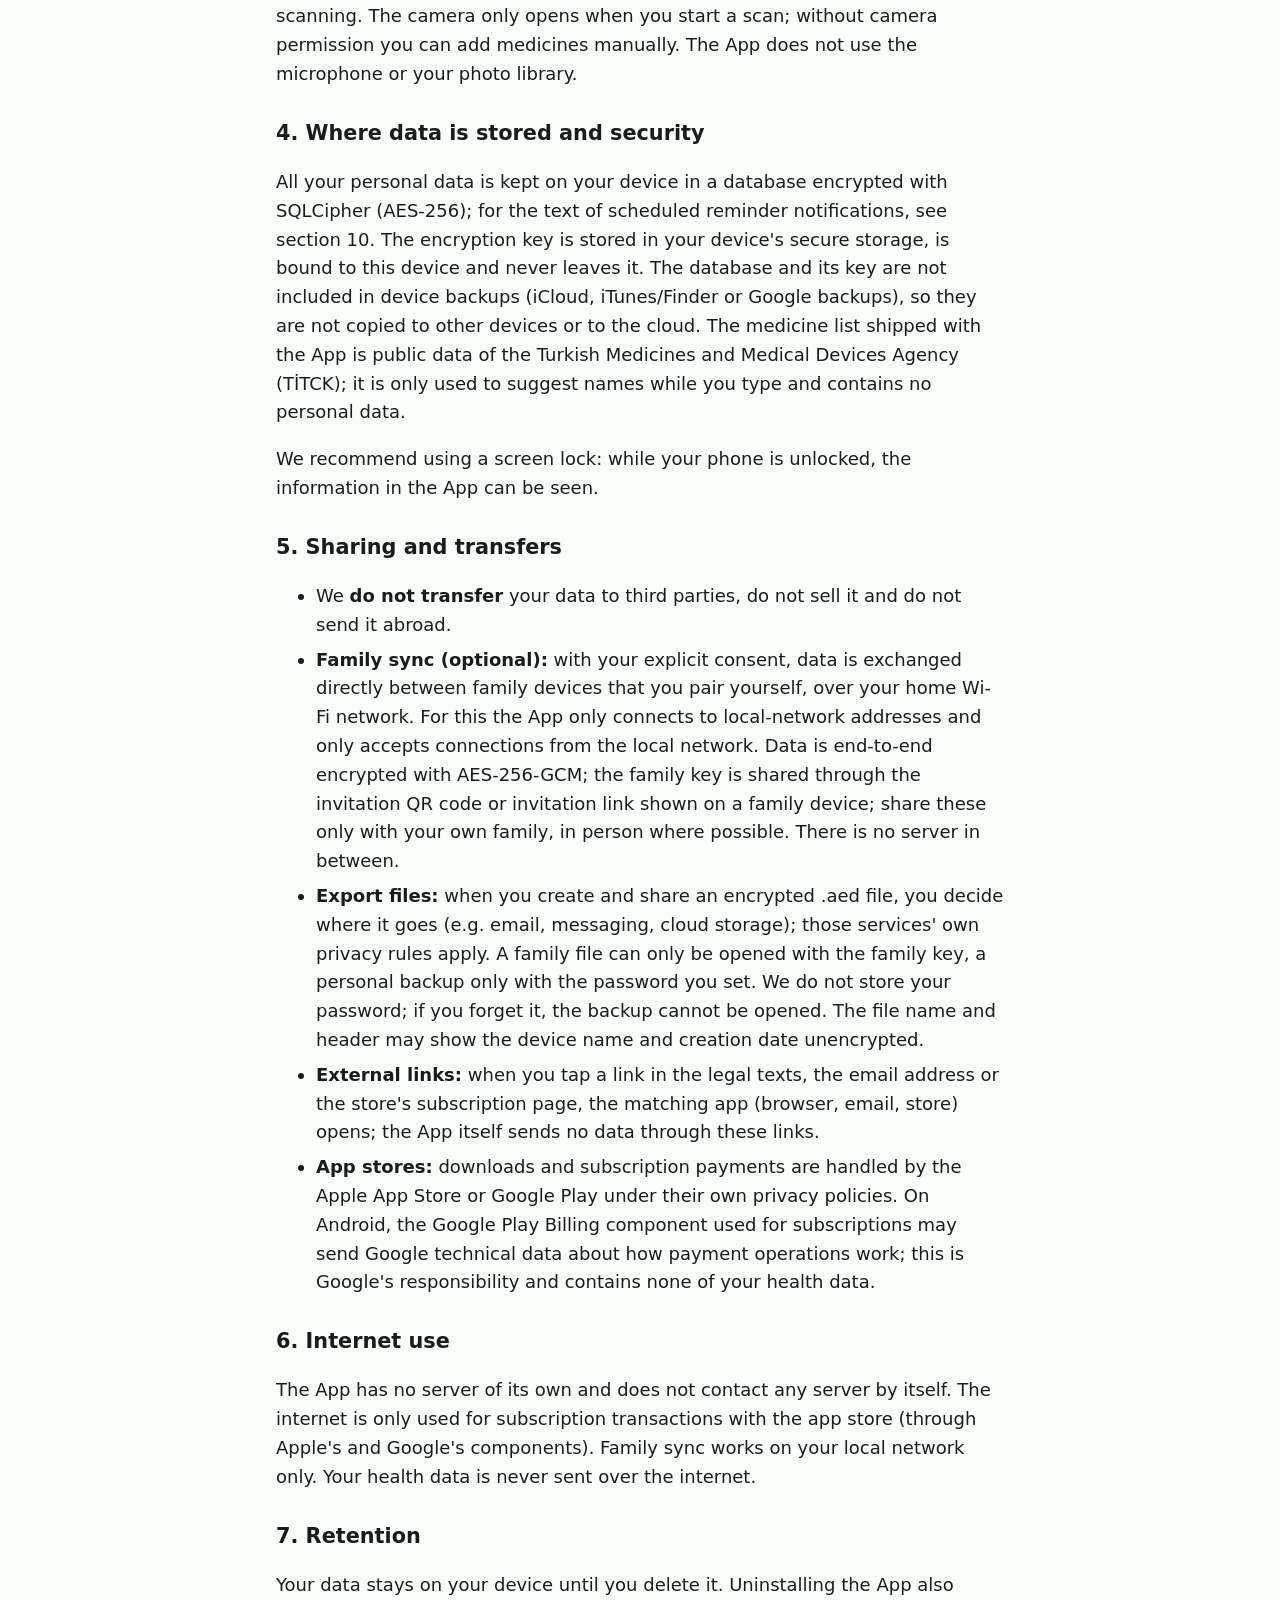
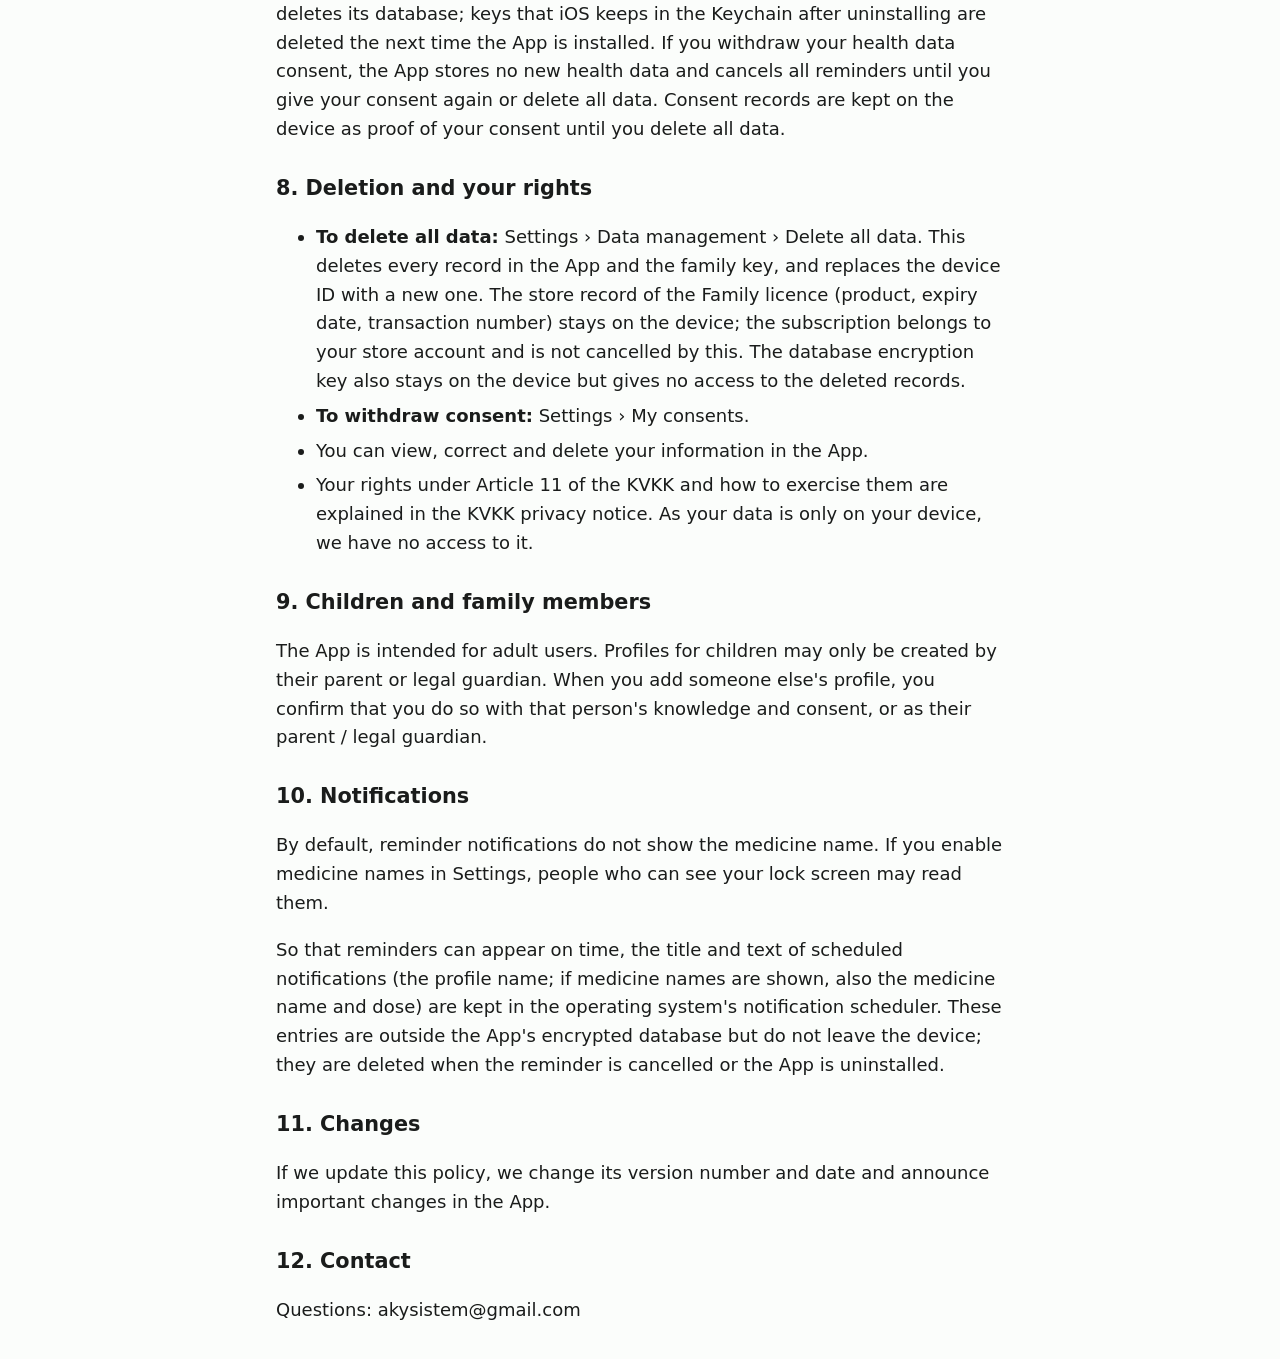
<file: aile-ecza-dolabi/legal/privacy.html>
<!doctype html>
<html lang="tr">
<head>
<meta charset="utf-8">
<meta name="viewport" content="width=device-width, initial-scale=1">
<title>Gizlilik Politikası / Privacy Policy — Aile Ecza Dolabı</title>
<link rel="stylesheet" href="style.css">
</head>
<body>
<!-- Web copy of assets/legal/privacy.tr.md + privacy.en.md (version 1.4).
     Publisher details are the values of
     lib/features/settings/domain/legal_config.dart: keep both in sync. -->
<nav><a href="#tr" lang="tr">Türkçe</a> · <a href="#en" lang="en">English</a> · <a href="index.html">Aile Ecza Dolabı</a></nav>
<main>
<article id="tr" lang="tr">
<h1>Gizlilik Politikası</h1>
<p><strong>Sürüm 1.4 — 2026-10-26</strong></p>
<p>Aile Ecza Dolabı ("Uygulama"), Alpay Kaan YIKIK ("biz") tarafından yayımlanır. Bu politika, Uygulamayı kullanırken hangi verilerin nerede ve nasıl işlendiğini açıklar. Kişisel Verilerin Korunması Kanunu (KVKK) kapsamındaki aydınlatma metni ve açık rıza metni Uygulamada ayrıca sunulur.</p>
<h2>Kısaca</h2>
<ul>
<li>Hesap oluşturmanız gerekmez. Girdiğiniz bilgiler yalnızca cihazınızda, şifreli bir veritabanında saklanır.</li>
<li>Sunucumuz yoktur. Sağlık verilerinizi göremeyiz, almayız ve saklamayız.</li>
<li>Uygulamada reklam, analitik, izleme veya çökme raporlama aracı yoktur; veri gönderen üçüncü taraf yazılım bileşeni de yoktur.</li>
<li>Kamera görüntüleri cihazda işlenir, kaydedilmez ve kimseye gönderilmez.</li>
<li>Uygulama ilaçlar hakkında bilgi, uyarı veya öneri vermez; yalnızca sizin girdiğiniz bilgileri düzenler ve hatırlatır.</li>
<li>Verileriniz cihazdan yalnızca sizin isteğinizle çıkar: isteğe bağlı aile eşitlemesi (yalnızca yerel ağda, uçtan uca şifreli) veya sizin paylaştığınız şifreli dosyalar.</li>
</ul>
<h2>1. Veri sorumlusu</h2>
<p>Alpay Kaan YIKIK<br>E-posta: akysistem@gmail.com</p>
<h2>2. İşlenen veri kategorileri</h2>
<ul>
<li><strong>Profil bilgileri:</strong> ad veya takma ad, simge ve renk, isteğe bağlı not, "bu profil benim" işareti; aile bireyleri için girdiğiniz aynı bilgiler ve onların adına profil eklerken verdiğiniz beyan. Doğum tarihi, yaş veya alerji bilgisi istenmez.</li>
<li><strong>Sağlık verileri (özel nitelikli kişisel veri):</strong> dolaptaki ilaçlar (ad, güç, form, barkod, son kullanma tarihi, parti ve seri numarası, miktar, açılış tarihi, notlar), hatırlatma programları ve saatleri, "aldım/atladım" kayıtları.</li>
<li><strong>Rıza kayıtları:</strong> hangi rızayı hangi metin sürümüyle ve ne zaman verdiğiniz veya geri aldığınız.</li>
<li><strong>Uygulama ayarları:</strong> dil, bildirim tercihleri ve benzeri seçimler.</li>
<li><strong>Cihaz ve aile anahtarları:</strong> Uygulamanın ürettiği rastgele cihaz kimliği, veritabanı şifreleme anahtarı ve (aile eşitlemesini kullanırsanız) aile anahtarı. Bunlar işletim sisteminin güvenli deposunda (Android Keystore / iOS Anahtar Zinciri) tutulur.</li>
<li><strong>Abonelik durumu:</strong> Aile Lisansı'nın etkin olup olmadığı, uygulama mağazasının bildirdiği bilgiye göre cihazda doğrulanır. Ödeme bilgilerinizi Apple veya Google işler; biz göremeyiz. Google Play'de Aile Lisansının geçerlilik tarihi, aile eşitlemesinde eşleştirdiğiniz aile cihazlarına ve aile dosyasına eklenir; iPhone ve iPad'de lisans bilgisi cihazdan çıkmaz.</li>
</ul>
<h2>3. Kamera</h2>
<p>İlaç kutusundaki barkod ve karekod ile aileye katılırken okutulan davet QR kodu, Uygulamanın içindeki açık kaynaklı bir okuyucuyla (zxing-cpp) tamamen cihazınızda çözülür. Görüntüler kaydedilmez ve cihazdan gönderilmez; yalnızca okunan kod kullanılır. Tarama için hiçbir harici hizmet kullanılmaz. Kamera yalnızca siz tarama başlattığınızda açılır; izin vermezseniz ilaçları elle ekleyebilirsiniz. Uygulama mikrofonu ve fotoğraf arşivinizi kullanmaz.</p>
<h2>4. Verilerin saklandığı yer ve güvenlik</h2>
<p>Tüm kişisel verileriniz cihazınızda, SQLCipher ile (AES-256) şifrelenmiş bir veritabanında tutulur; zamanlanmış hatırlatmaların bildirim metinleri için 10. maddeye bakın. Şifreleme anahtarı cihazınızın güvenli deposundadır, bu cihaza bağlıdır ve cihazdan çıkmaz. Veritabanı ve anahtarı cihaz yedeklerine (iCloud, iTunes/Finder veya Google yedekleri) dahil edilmez; bu nedenle başka cihazlara ya da buluta kopyalanmaz. Uygulamayla birlikte gelen ilaç listesi, Türkiye İlaç ve Tıbbi Cihaz Kurumu'nun (TİTCK) herkese açık verisidir, yalnızca ilaç adını yazarken öneri göstermek için kullanılır ve kişisel veri içermez.</p>
<p>Cihazınızın ekran kilidini kullanmanızı öneririz: telefonunuzun kilidi açıkken Uygulamadaki bilgiler görülebilir.</p>
<h2>5. Verilerin paylaşılması ve aktarılması</h2>
<ul>
<li>Verilerinizi üçüncü kişilere <strong>aktarmayız</strong>, satmayız ve yurt dışına göndermeyiz.</li>
<li><strong>Aile eşitlemesi (isteğe bağlı):</strong> Açık rızanızla, yalnızca kendi eşleştirdiğiniz aile cihazları arasında, ev Wi-Fi ağınız üzerinden doğrudan veri alışverişi yapılır. Uygulama bu amaçla yalnızca yerel ağ adreslerine bağlanır ve yalnızca yerel ağdan gelen bağlantıları kabul eder. Veriler AES-256-GCM ile uçtan uca şifrelenir; aile anahtarı, ailedeki bir cihazda gösterilen davet QR kodu ya da davet bağlantısıyla paylaşılır; bunları yalnızca kendi ailenizle, mümkünse yüz yüze paylaşın. Arada bir sunucu yoktur.</li>
<li><strong>Dışa aktarma dosyaları:</strong> Şifreli bir .aed dosyası oluşturup paylaştığınızda, dosyayı nereye göndereceğinize (ör. e-posta, mesajlaşma, bulut depolama) siz karar verirsiniz; o hizmetlerin kendi gizlilik kuralları geçerlidir. Aile dosyası yalnızca aile anahtarıyla, kişisel yedek yalnızca sizin belirlediğiniz parolayla açılabilir. Parolanızı saklamayız; unutursanız yedek açılamaz. Dosyanın adında ve başlığında cihaz adı ile oluşturma tarihi şifresiz olarak yer alabilir.</li>
<li><strong>Dış bağlantılar:</strong> Yasal metinlerdeki bağlantılara, e-posta adresine veya mağazanın abonelik sayfasına dokunduğunuzda ilgili uygulama (tarayıcı, e-posta, mağaza) açılır; Uygulama bu bağlantılarla kendisi veri göndermez.</li>
<li><strong>Uygulama mağazaları:</strong> Uygulamanın indirilmesi ve abonelik ödemeleri Apple App Store veya Google Play tarafından, onların gizlilik politikalarına göre işlenir. Android'de abonelik için kullanılan Google Play Faturalandırma bileşeni, ödeme işlemlerinin işleyişine ilişkin teknik verileri Google'a gönderebilir; bu, Google'ın sorumluluğundadır ve sağlık verilerinizi içermez.</li>
</ul>
<h2>6. İnternet kullanımı</h2>
<p>Uygulamanın kendi sunucusu yoktur ve Uygulama kendiliğinden hiçbir sunucuya bağlanmaz. İnternet yalnızca uygulama mağazasıyla abonelik işlemleri (Apple ve Google'ın bileşenleri aracılığıyla) için kullanılır. Aile eşitlemesi yalnızca yerel ağda çalışır. Sağlık verileriniz internet üzerinden gönderilmez.</p>
<h2>7. Saklama süresi</h2>
<p>Verileriniz, siz silene kadar cihazınızda kalır. Uygulamayı cihazınızdan kaldırdığınızda Uygulamanın veritabanı da silinir; iOS'un kaldırmadan sonra Anahtar Zinciri'nde tuttuğu anahtarlar, Uygulama yeniden yüklendiğinde silinir. Sağlık verisi rızanızı geri alırsanız Uygulama, rızanızı yeniden verene ya da tüm verileri silene kadar yeni sağlık verisi kaydetmez ve tüm hatırlatıcıları iptal eder. Rıza kayıtları, rızanızın ispatı için siz tüm verileri silene kadar cihazda tutulur.</p>
<h2>8. Silme ve haklarınız</h2>
<ul>
<li><strong>Tüm verileri silmek için:</strong> Ayarlar › Veri yönetimi › Tüm verileri sil. Bu işlem Uygulamadaki tüm kayıtları ve aile anahtarını siler, cihaz kimliğini yenisiyle değiştirir. Aile Lisansının mağaza kaydı (ürün, bitiş tarihi, işlem numarası) cihazda kalır; abonelik mağaza hesabınıza bağlıdır ve bu işlemle iptal edilmez. Veritabanı şifreleme anahtarı da cihazda kalır, ancak silinen kayıtlara erişim sağlamaz.</li>
<li><strong>Rızanızı geri almak için:</strong> Ayarlar › Rızalarım.</li>
<li>Bilgilerinizi Uygulama içinde görüntüleyebilir, düzeltebilir ve silebilirsiniz.</li>
<li>KVKK'nın 11. maddesindeki haklarınız ve başvuru yolları KVKK Aydınlatma Metni'nde açıklanmıştır. Verileriniz yalnızca cihazınızda bulunduğundan, onlara bizim erişimimiz yoktur.</li>
</ul>
<h2>9. Çocuklar ve aile bireyleri</h2>
<p>Uygulama yetişkin kullanıcılar içindir. Çocuklara ait profiller ancak velisi veya yasal temsilcisi tarafından oluşturulabilir. Başka bir kişi adına profil eklerken, o kişinin bilgisi ve onayıyla ya da velisi/yasal temsilcisi olarak eklediğinizi beyan edersiniz.</p>
<h2>10. Bildirimler</h2>
<p>Hatırlatma bildirimleri varsayılan olarak ilaç adını göstermez. Ayarlardan ilaç adını göstermeyi açarsanız, kilit ekranınızı gören kişiler bu bilgiyi okuyabilir.</p>
<p>Hatırlatmaların zamanında gösterilebilmesi için, planlanan bildirimlerin başlığı ve metni (profil adı; ilaç adı gösterimi açıksa ilaç adı ve doz) işletim sisteminin bildirim zamanlayıcısında tutulur. Bu kayıtlar Uygulamanın şifreli veritabanının dışındadır, ancak cihazdan çıkmaz; hatırlatma iptal edildiğinde ya da Uygulama kaldırıldığında silinir.</p>
<h2>11. Değişiklikler</h2>
<p>Bu politikayı güncellersek sürüm numarasını ve tarihini değiştirir, önemli değişiklikleri Uygulamada duyururuz.</p>
<h2>12. İletişim</h2>
<p>Sorularınız için: akysistem@gmail.com</p>
</article>

<article id="en" lang="en">
<h1>Privacy Policy</h1>
<p><strong>Version 1.4 — 2026-10-26</strong></p>
<p>Aile Ecza Dolabı (Family Medicine Cabinet, the "App") is published by Alpay Kaan YIKIK ("we"). This policy explains which data the App processes, where and how. The privacy notice and the explicit consent text required by the Turkish Personal Data Protection Law (KVKK) are provided separately in the App.</p>
<h2>In short</h2>
<ul>
<li>You do not need an account. What you enter is stored only on your device, in an encrypted database.</li>
<li>We have no servers. We cannot see, receive or store your health data.</li>
<li>The App contains no advertising, analytics, tracking or crash-reporting tools, and no third-party software component that sends data.</li>
<li>Camera images are processed on the device, are not stored and are not sent to anyone.</li>
<li>The App gives no information, warnings or recommendations about medicines; it only organises what you enter and reminds you.</li>
<li>Your data only leaves the device when you choose so: optional family sync (on your local network only, end-to-end encrypted) or encrypted files that you share yourself.</li>
</ul>
<h2>1. Data controller</h2>
<p>Alpay Kaan YIKIK<br>Email: akysistem@gmail.com</p>
<h2>2. Categories of data</h2>
<ul>
<li><strong>Profile data:</strong> name or nickname, icon and colour, an optional note, the "this profile is me" mark; the same data for family members you add and the statement you confirm when adding someone else's profile. No birth date, age or allergy information is asked for.</li>
<li><strong>Health data (special category data):</strong> medicines in your cabinet (name, strength, form, barcode, expiry date, batch and serial number, quantity, date opened, notes), reminder schedules and times, "taken/skipped" records.</li>
<li><strong>Consent records:</strong> which consent you gave or withdrew, under which text version and when.</li>
<li><strong>App settings:</strong> language, notification preferences and similar choices.</li>
<li><strong>Device and family keys:</strong> a random device ID generated by the App, the database encryption key and, if you use family sync, the family key. These are kept in the operating system's secure storage (Android Keystore / iOS Keychain).</li>
<li><strong>Subscription status:</strong> whether the Family licence is active is verified on the device using information from the app store. Apple or Google process your payment details; we cannot see them. On Google Play, the Family licence's expiry date is included when you sync with paired family devices and in the family file; on iPhone and iPad, licence information does not leave the device.</li>
</ul>
<h2>3. Camera</h2>
<p>Barcodes and 2D codes on medicine boxes, and the invitation QR code scanned when you join your family, are decoded entirely on your device by an open-source reader built into the App (zxing-cpp). Images are not stored and are not sent anywhere; only the decoded code is used. No external service is used for scanning. The camera only opens when you start a scan; without camera permission you can add medicines manually. The App does not use the microphone or your photo library.</p>
<h2>4. Where data is stored and security</h2>
<p>All your personal data is kept on your device in a database encrypted with SQLCipher (AES-256); for the text of scheduled reminder notifications, see section 10. The encryption key is stored in your device's secure storage, is bound to this device and never leaves it. The database and its key are not included in device backups (iCloud, iTunes/Finder or Google backups), so they are not copied to other devices or to the cloud. The medicine list shipped with the App is public data of the Turkish Medicines and Medical Devices Agency (TİTCK); it is only used to suggest names while you type and contains no personal data.</p>
<p>We recommend using a screen lock: while your phone is unlocked, the information in the App can be seen.</p>
<h2>5. Sharing and transfers</h2>
<ul>
<li>We <strong>do not transfer</strong> your data to third parties, do not sell it and do not send it abroad.</li>
<li><strong>Family sync (optional):</strong> with your explicit consent, data is exchanged directly between family devices that you pair yourself, over your home Wi-Fi network. For this the App only connects to local-network addresses and only accepts connections from the local network. Data is end-to-end encrypted with AES-256-GCM; the family key is shared through the invitation QR code or invitation link shown on a family device; share these only with your own family, in person where possible. There is no server in between.</li>
<li><strong>Export files:</strong> when you create and share an encrypted .aed file, you decide where it goes (e.g. email, messaging, cloud storage); those services' own privacy rules apply. A family file can only be opened with the family key, a personal backup only with the password you set. We do not store your password; if you forget it, the backup cannot be opened. The file name and header may show the device name and creation date unencrypted.</li>
<li><strong>External links:</strong> when you tap a link in the legal texts, the email address or the store's subscription page, the matching app (browser, email, store) opens; the App itself sends no data through these links.</li>
<li><strong>App stores:</strong> downloads and subscription payments are handled by the Apple App Store or Google Play under their own privacy policies. On Android, the Google Play Billing component used for subscriptions may send Google technical data about how payment operations work; this is Google's responsibility and contains none of your health data.</li>
</ul>
<h2>6. Internet use</h2>
<p>The App has no server of its own and does not contact any server by itself. The internet is only used for subscription transactions with the app store (through Apple's and Google's components). Family sync works on your local network only. Your health data is never sent over the internet.</p>
<h2>7. Retention</h2>
<p>Your data stays on your device until you delete it. Uninstalling the App also deletes its database; keys that iOS keeps in the Keychain after uninstalling are deleted the next time the App is installed. If you withdraw your health data consent, the App stores no new health data and cancels all reminders until you give your consent again or delete all data. Consent records are kept on the device as proof of your consent until you delete all data.</p>
<h2>8. Deletion and your rights</h2>
<ul>
<li><strong>To delete all data:</strong> Settings › Data management › Delete all data. This deletes every record in the App and the family key, and replaces the device ID with a new one. The store record of the Family licence (product, expiry date, transaction number) stays on the device; the subscription belongs to your store account and is not cancelled by this. The database encryption key also stays on the device but gives no access to the deleted records.</li>
<li><strong>To withdraw consent:</strong> Settings › My consents.</li>
<li>You can view, correct and delete your information in the App.</li>
<li>Your rights under Article 11 of the KVKK and how to exercise them are explained in the KVKK privacy notice. As your data is only on your device, we have no access to it.</li>
</ul>
<h2>9. Children and family members</h2>
<p>The App is intended for adult users. Profiles for children may only be created by their parent or legal guardian. When you add someone else's profile, you confirm that you do so with that person's knowledge and consent, or as their parent / legal guardian.</p>
<h2>10. Notifications</h2>
<p>By default, reminder notifications do not show the medicine name. If you enable medicine names in Settings, people who can see your lock screen may read them.</p>
<p>So that reminders can appear on time, the title and text of scheduled notifications (the profile name; if medicine names are shown, also the medicine name and dose) are kept in the operating system's notification scheduler. These entries are outside the App's encrypted database but do not leave the device; they are deleted when the reminder is cancelled or the App is uninstalled.</p>
<h2>11. Changes</h2>
<p>If we update this policy, we change its version number and date and announce important changes in the App.</p>
<h2>12. Contact</h2>
<p>Questions: akysistem@gmail.com</p>
</article>
</main>
</body>
</html>
</file>
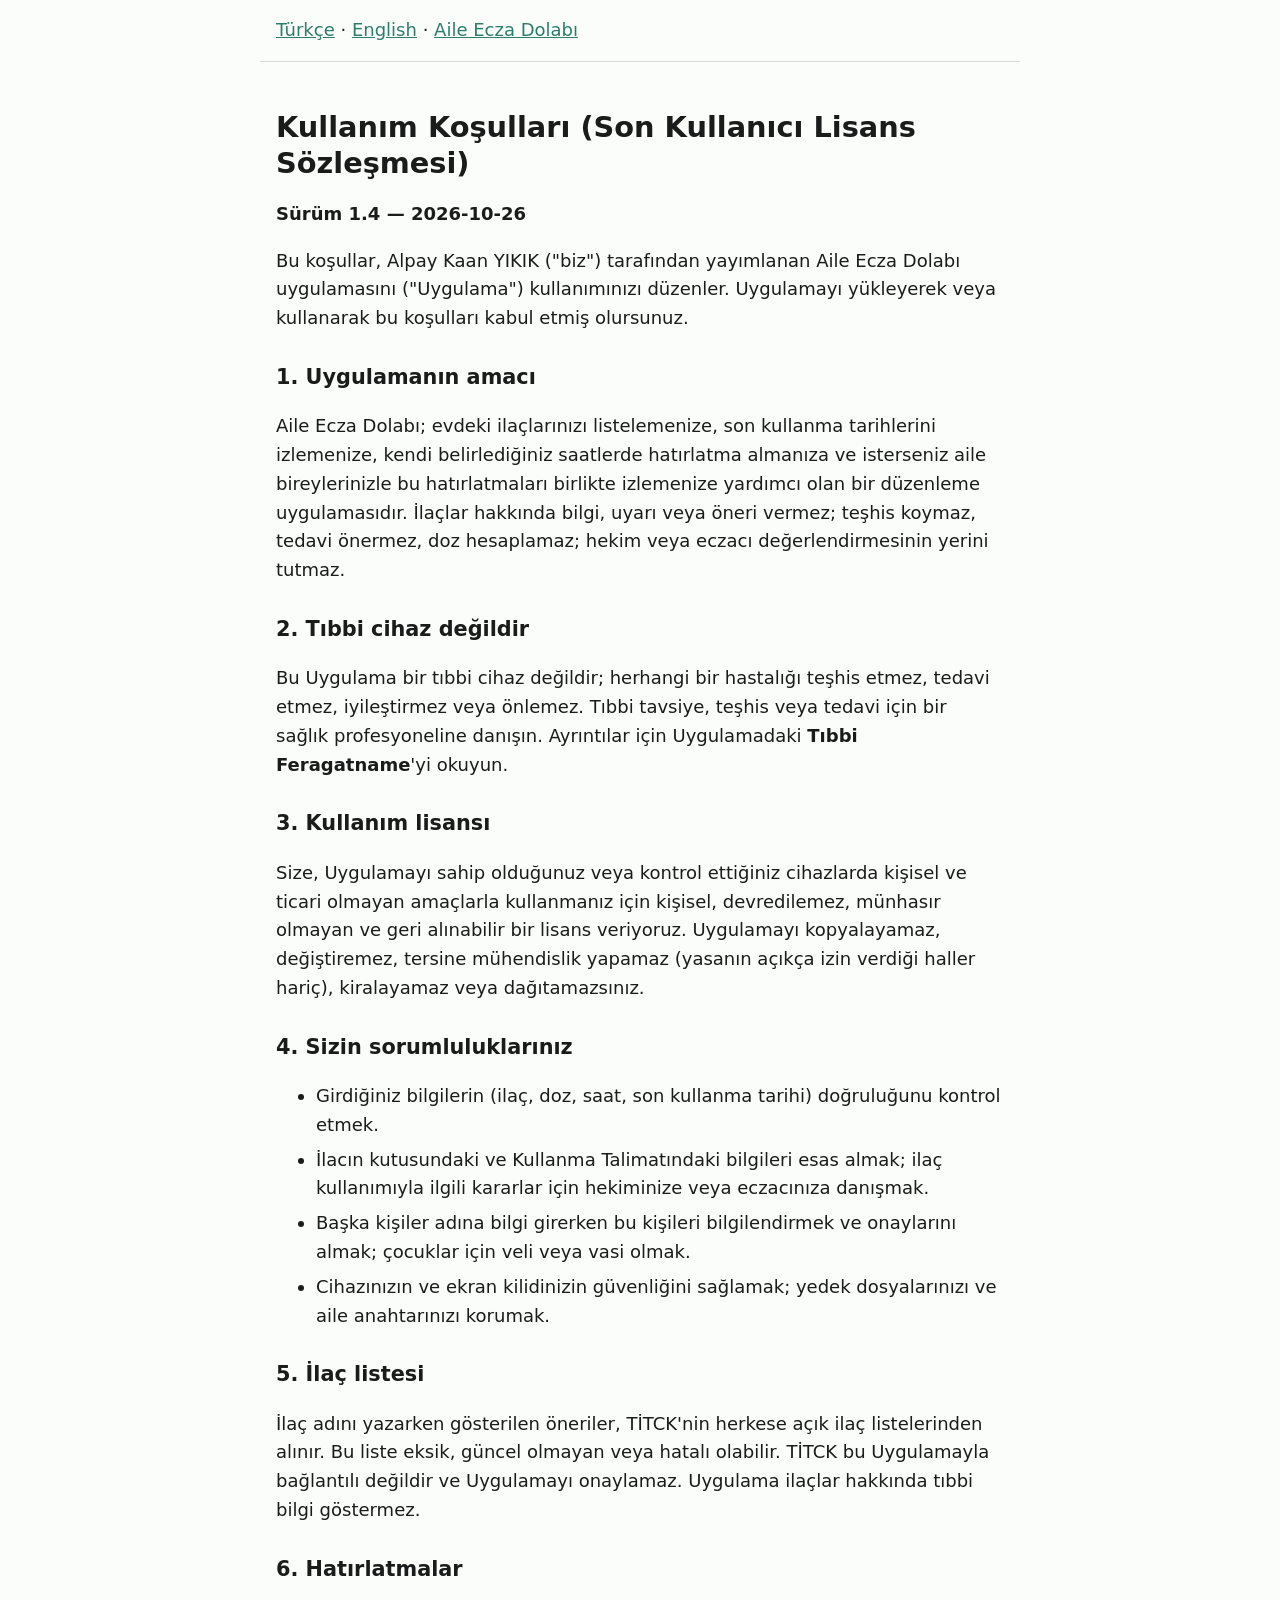
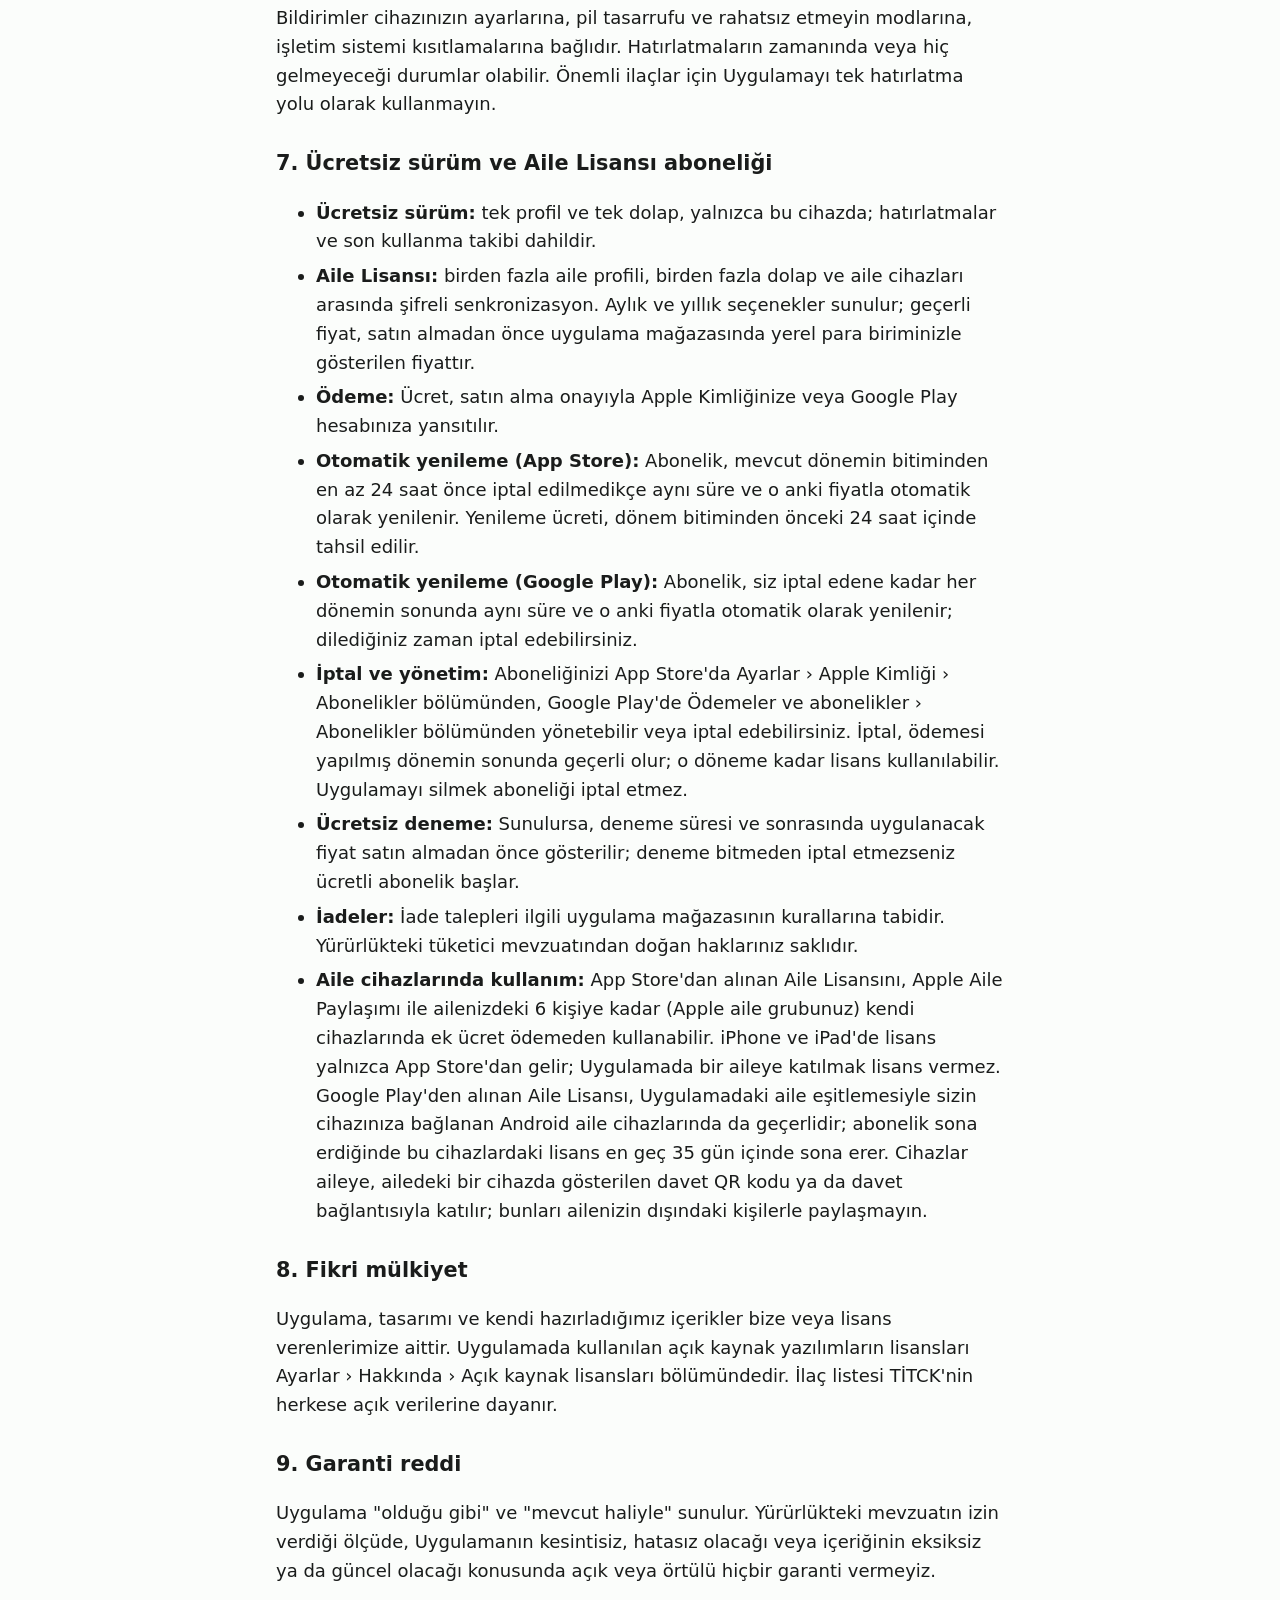
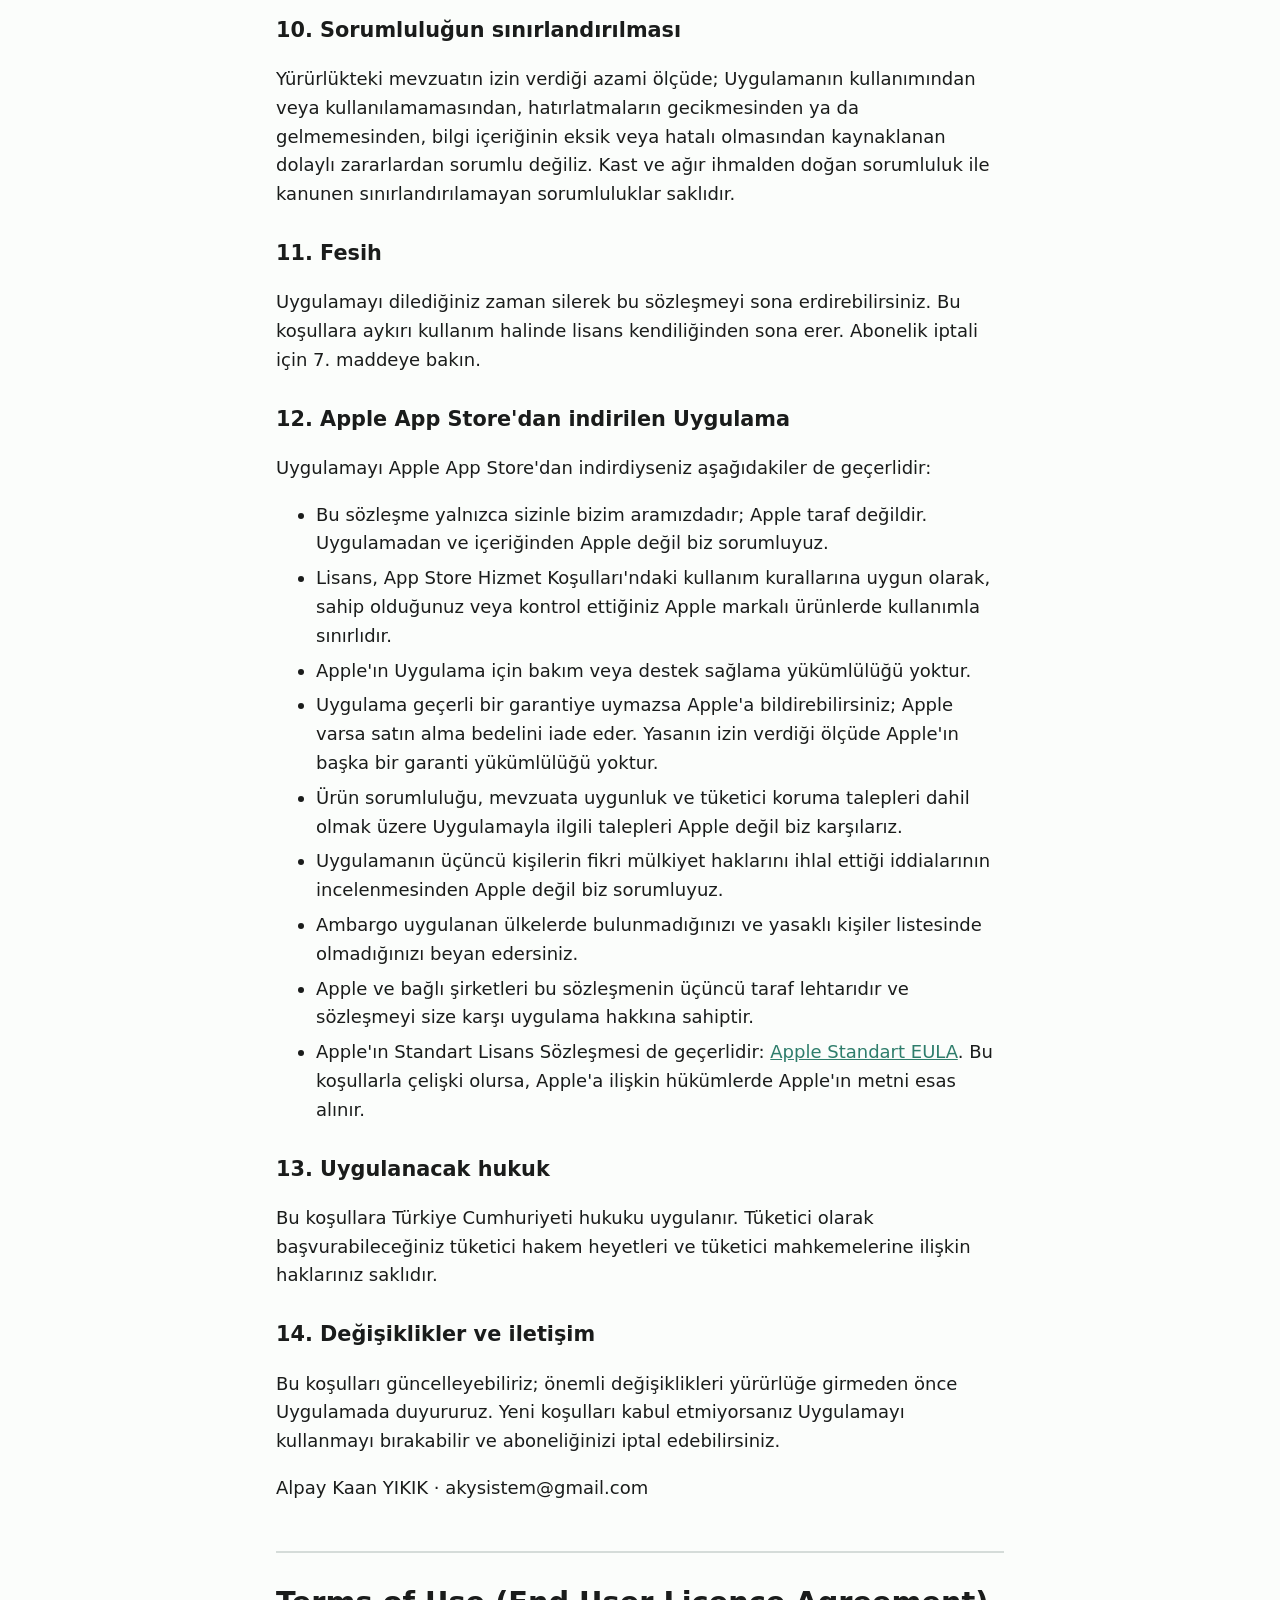
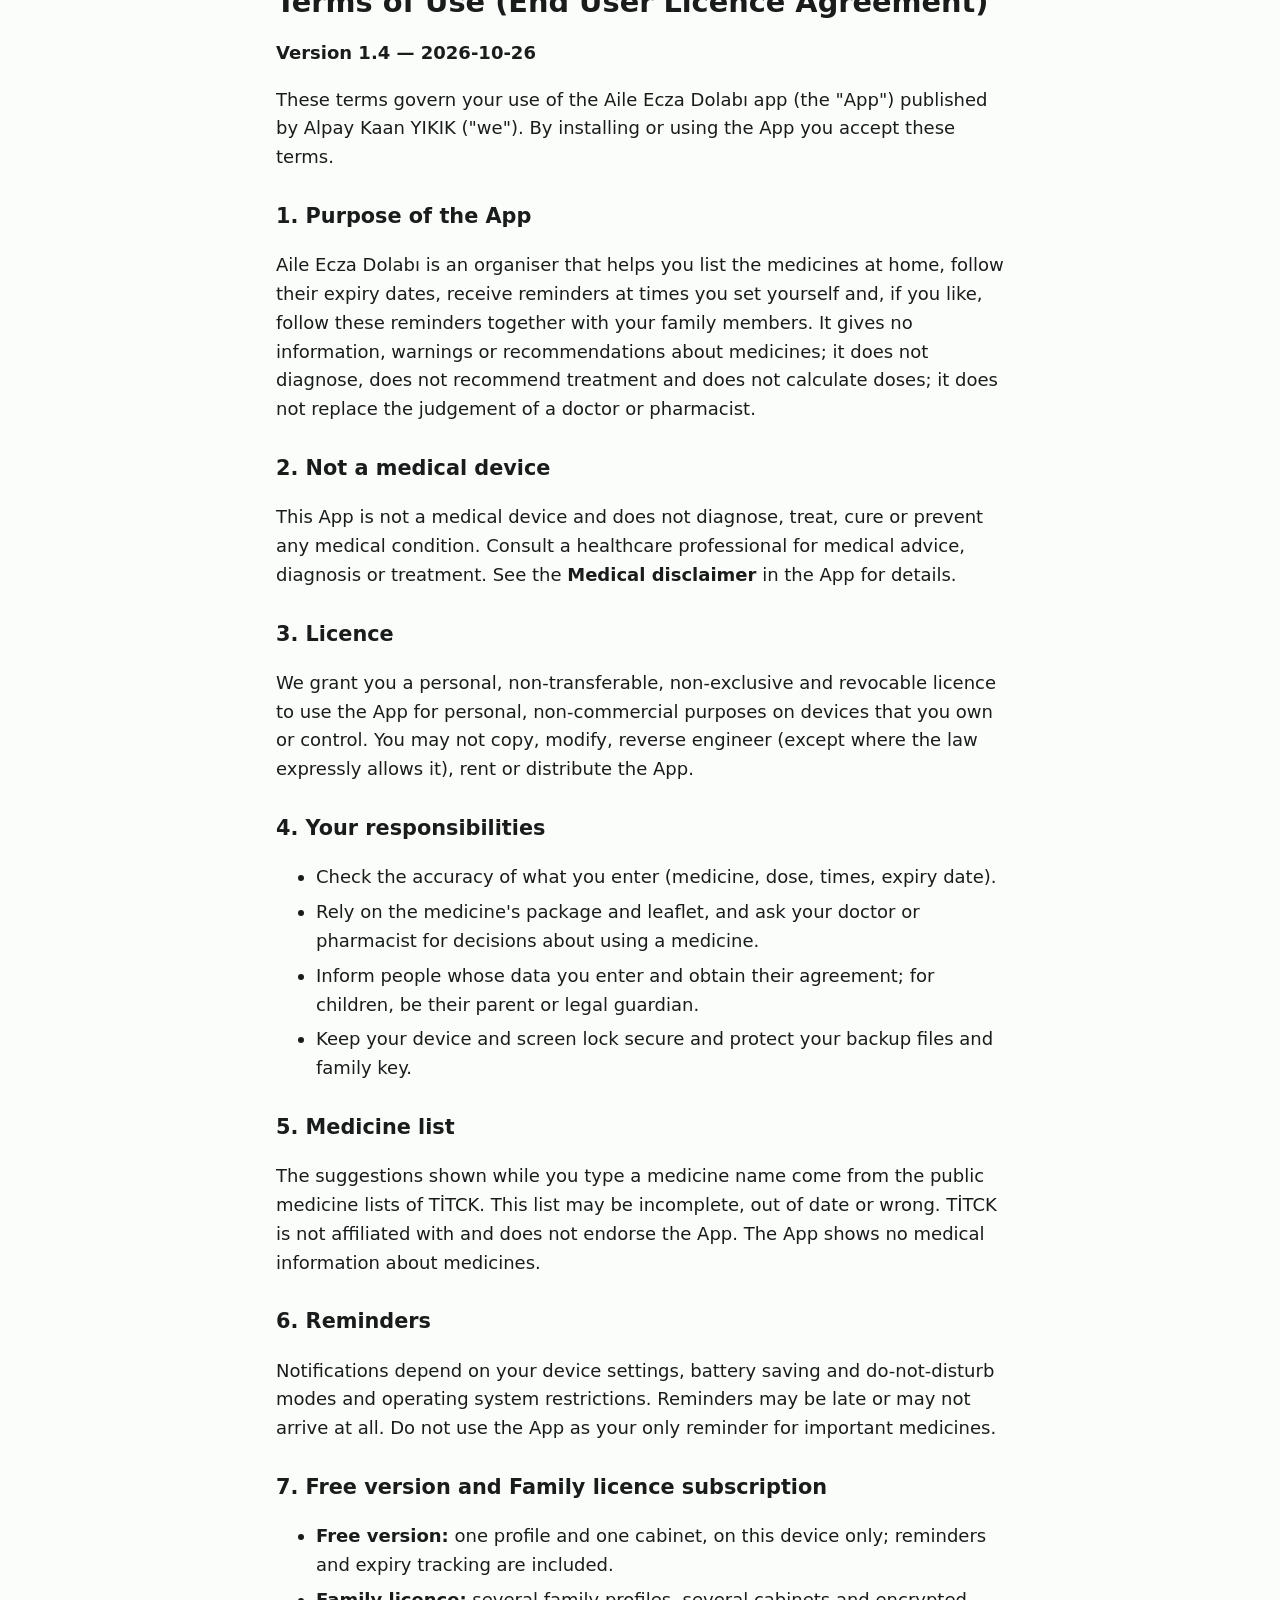
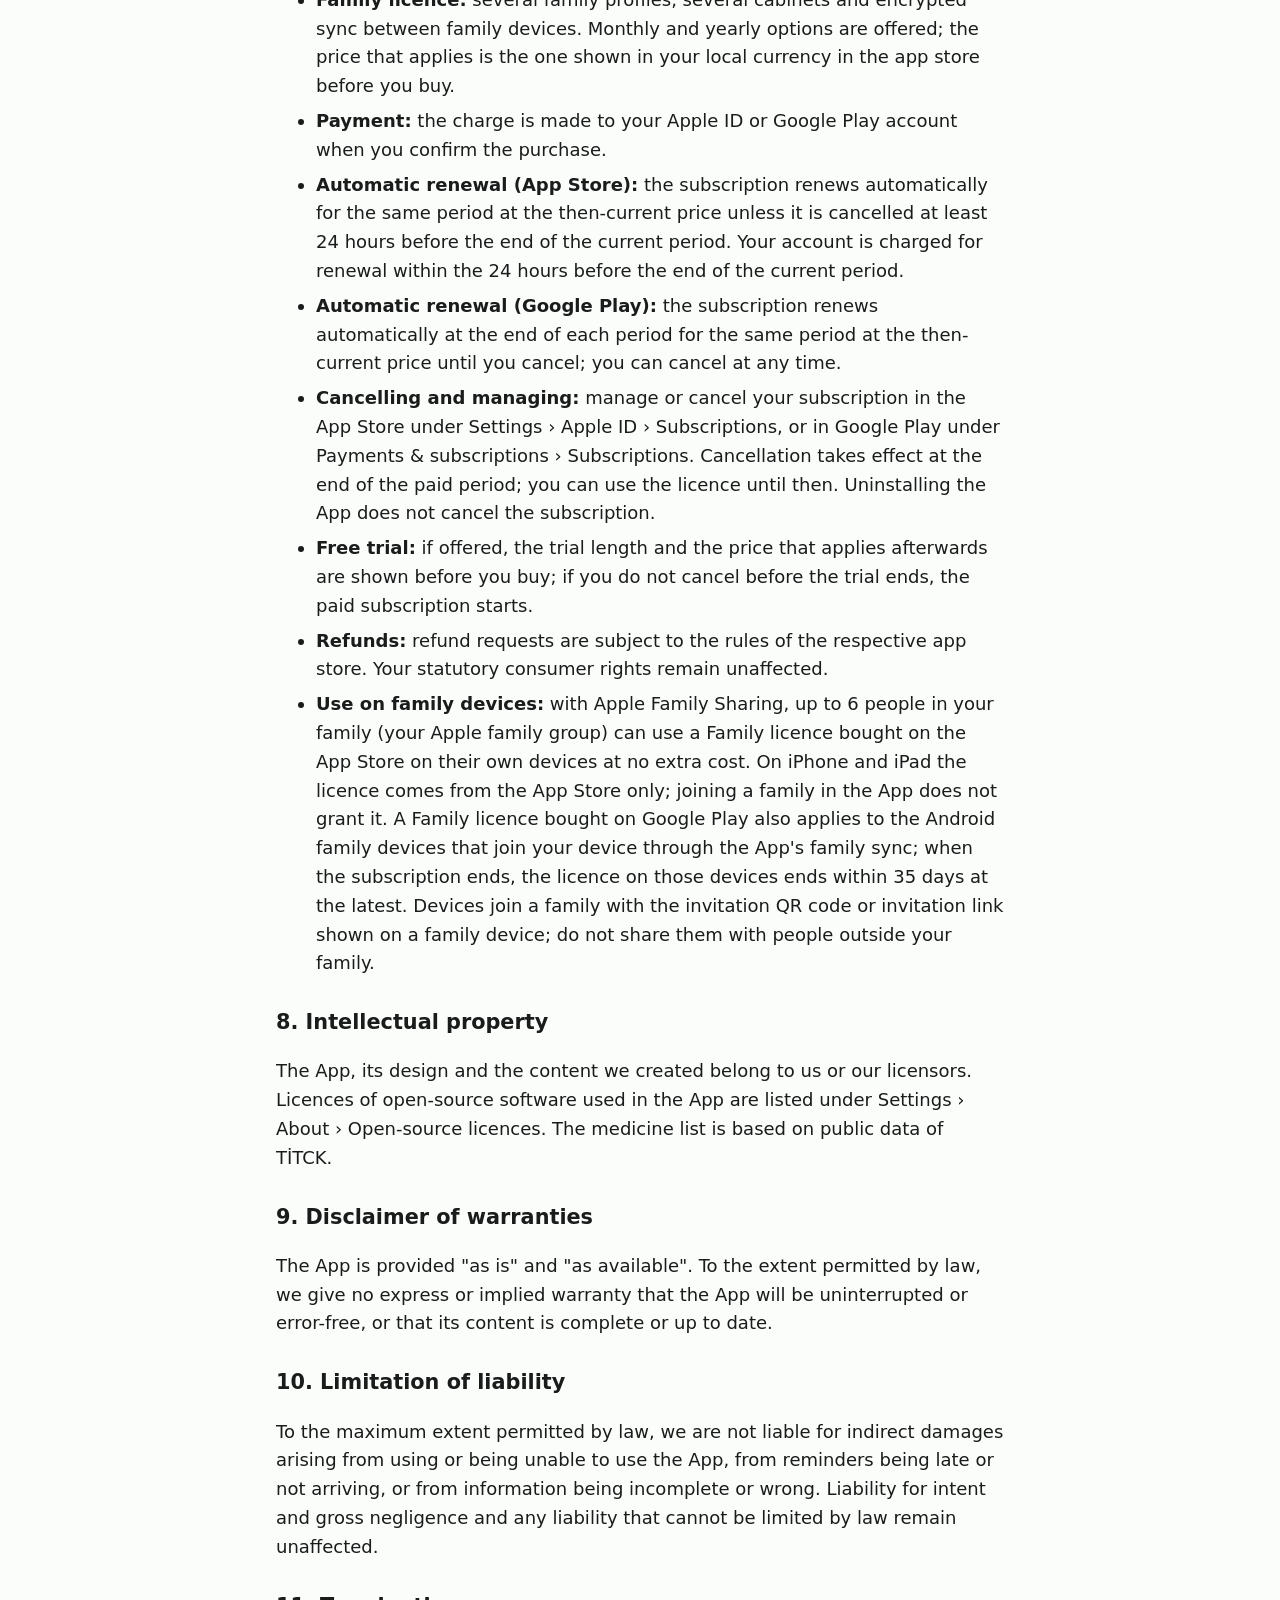
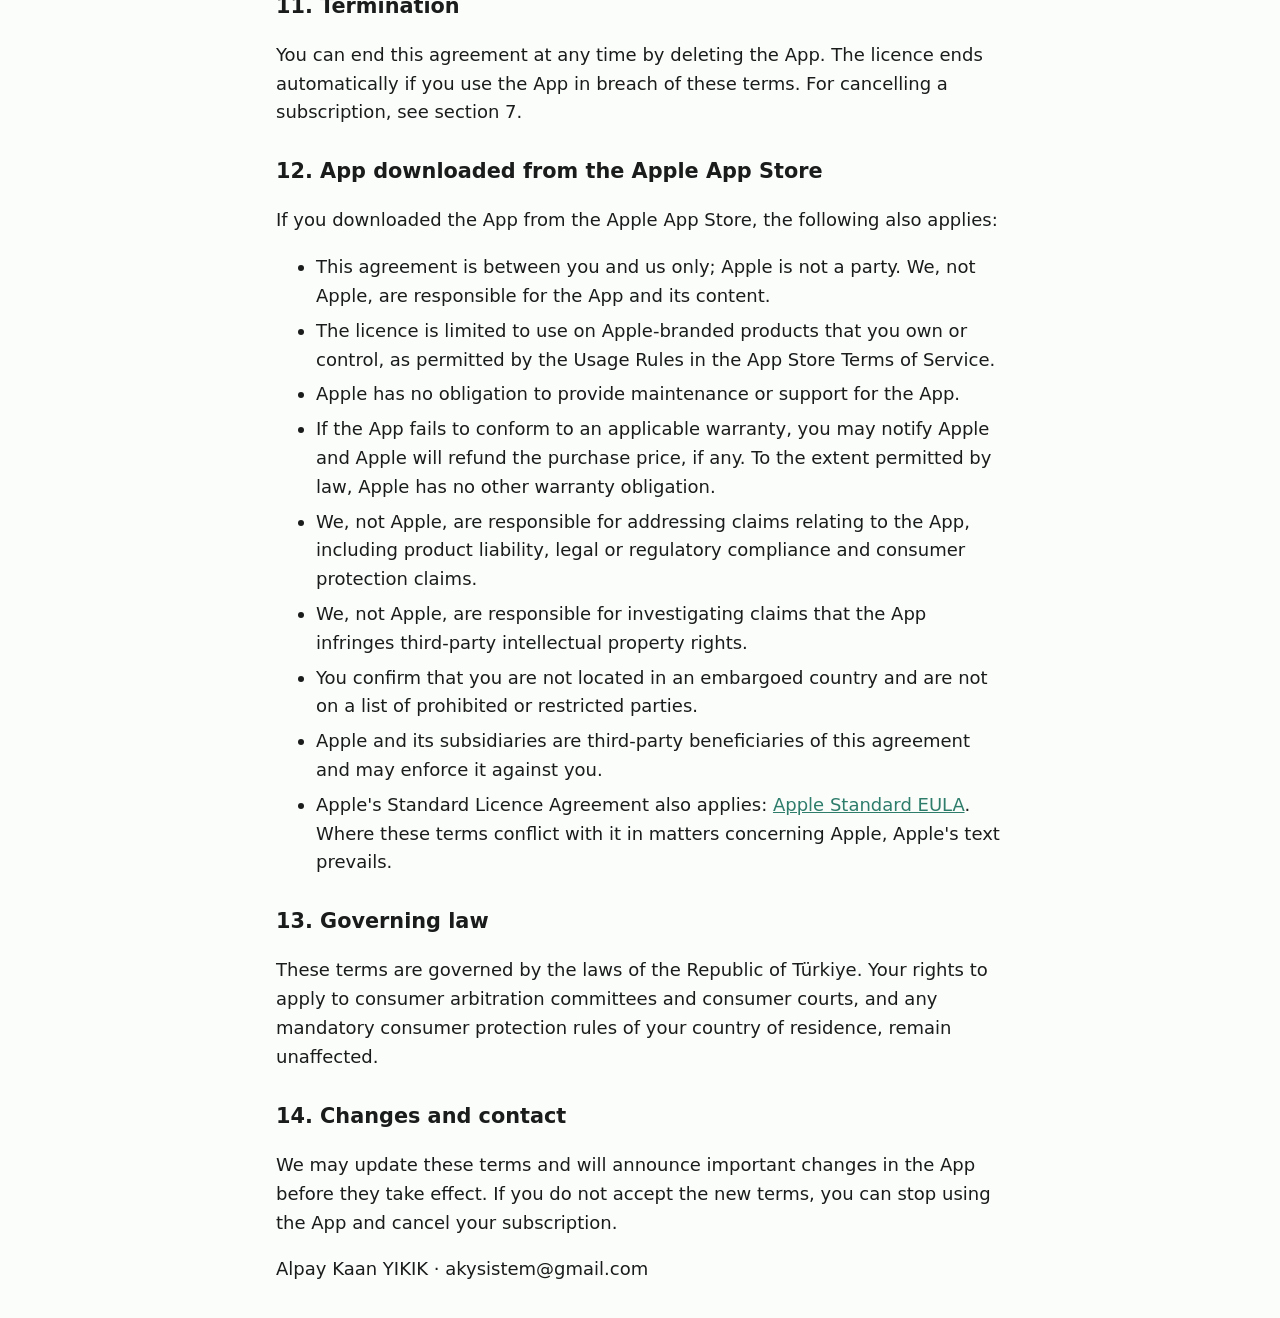
<file: aile-ecza-dolabi/legal/terms.html>
<!doctype html>
<html lang="tr">
<head>
<meta charset="utf-8">
<meta name="viewport" content="width=device-width, initial-scale=1">
<title>Kullanım Koşulları / Terms of Use — Aile Ecza Dolabı</title>
<link rel="stylesheet" href="style.css">
</head>
<body>
<!-- Web copy of assets/legal/terms.tr.md + terms.en.md (version 1.4).
     Publisher details are the values of
     lib/features/settings/domain/legal_config.dart: keep both in sync. -->
<nav><a href="#tr" lang="tr">Türkçe</a> · <a href="#en" lang="en">English</a> · <a href="index.html">Aile Ecza Dolabı</a></nav>
<main>
<article id="tr" lang="tr">
<h1>Kullanım Koşulları (Son Kullanıcı Lisans Sözleşmesi)</h1>
<p><strong>Sürüm 1.4 — 2026-10-26</strong></p>
<p>Bu koşullar, Alpay Kaan YIKIK ("biz") tarafından yayımlanan Aile Ecza Dolabı uygulamasını ("Uygulama") kullanımınızı düzenler. Uygulamayı yükleyerek veya kullanarak bu koşulları kabul etmiş olursunuz.</p>
<h2>1. Uygulamanın amacı</h2>
<p>Aile Ecza Dolabı; evdeki ilaçlarınızı listelemenize, son kullanma tarihlerini izlemenize, kendi belirlediğiniz saatlerde hatırlatma almanıza ve isterseniz aile bireylerinizle bu hatırlatmaları birlikte izlemenize yardımcı olan bir düzenleme uygulamasıdır. İlaçlar hakkında bilgi, uyarı veya öneri vermez; teşhis koymaz, tedavi önermez, doz hesaplamaz; hekim veya eczacı değerlendirmesinin yerini tutmaz.</p>
<h2>2. Tıbbi cihaz değildir</h2>
<p>Bu Uygulama bir tıbbi cihaz değildir; herhangi bir hastalığı teşhis etmez, tedavi etmez, iyileştirmez veya önlemez. Tıbbi tavsiye, teşhis veya tedavi için bir sağlık profesyoneline danışın. Ayrıntılar için Uygulamadaki <strong>Tıbbi Feragatname</strong>'yi okuyun.</p>
<h2>3. Kullanım lisansı</h2>
<p>Size, Uygulamayı sahip olduğunuz veya kontrol ettiğiniz cihazlarda kişisel ve ticari olmayan amaçlarla kullanmanız için kişisel, devredilemez, münhasır olmayan ve geri alınabilir bir lisans veriyoruz. Uygulamayı kopyalayamaz, değiştiremez, tersine mühendislik yapamaz (yasanın açıkça izin verdiği haller hariç), kiralayamaz veya dağıtamazsınız.</p>
<h2>4. Sizin sorumluluklarınız</h2>
<ul>
<li>Girdiğiniz bilgilerin (ilaç, doz, saat, son kullanma tarihi) doğruluğunu kontrol etmek.</li>
<li>İlacın kutusundaki ve Kullanma Talimatındaki bilgileri esas almak; ilaç kullanımıyla ilgili kararlar için hekiminize veya eczacınıza danışmak.</li>
<li>Başka kişiler adına bilgi girerken bu kişileri bilgilendirmek ve onaylarını almak; çocuklar için veli veya vasi olmak.</li>
<li>Cihazınızın ve ekran kilidinizin güvenliğini sağlamak; yedek dosyalarınızı ve aile anahtarınızı korumak.</li>
</ul>
<h2>5. İlaç listesi</h2>
<p>İlaç adını yazarken gösterilen öneriler, TİTCK'nin herkese açık ilaç listelerinden alınır. Bu liste eksik, güncel olmayan veya hatalı olabilir. TİTCK bu Uygulamayla bağlantılı değildir ve Uygulamayı onaylamaz. Uygulama ilaçlar hakkında tıbbi bilgi göstermez.</p>
<h2>6. Hatırlatmalar</h2>
<p>Bildirimler cihazınızın ayarlarına, pil tasarrufu ve rahatsız etmeyin modlarına, işletim sistemi kısıtlamalarına bağlıdır. Hatırlatmaların zamanında veya hiç gelmeyeceği durumlar olabilir. Önemli ilaçlar için Uygulamayı tek hatırlatma yolu olarak kullanmayın.</p>
<h2>7. Ücretsiz sürüm ve Aile Lisansı aboneliği</h2>
<ul>
<li><strong>Ücretsiz sürüm:</strong> tek profil ve tek dolap, yalnızca bu cihazda; hatırlatmalar ve son kullanma takibi dahildir.</li>
<li><strong>Aile Lisansı:</strong> birden fazla aile profili, birden fazla dolap ve aile cihazları arasında şifreli senkronizasyon. Aylık ve yıllık seçenekler sunulur; geçerli fiyat, satın almadan önce uygulama mağazasında yerel para biriminizle gösterilen fiyattır.</li>
<li><strong>Ödeme:</strong> Ücret, satın alma onayıyla Apple Kimliğinize veya Google Play hesabınıza yansıtılır.</li>
<li><strong>Otomatik yenileme (App Store):</strong> Abonelik, mevcut dönemin bitiminden en az 24 saat önce iptal edilmedikçe aynı süre ve o anki fiyatla otomatik olarak yenilenir. Yenileme ücreti, dönem bitiminden önceki 24 saat içinde tahsil edilir.</li>
<li><strong>Otomatik yenileme (Google Play):</strong> Abonelik, siz iptal edene kadar her dönemin sonunda aynı süre ve o anki fiyatla otomatik olarak yenilenir; dilediğiniz zaman iptal edebilirsiniz.</li>
<li><strong>İptal ve yönetim:</strong> Aboneliğinizi App Store'da Ayarlar › Apple Kimliği › Abonelikler bölümünden, Google Play'de Ödemeler ve abonelikler › Abonelikler bölümünden yönetebilir veya iptal edebilirsiniz. İptal, ödemesi yapılmış dönemin sonunda geçerli olur; o döneme kadar lisans kullanılabilir. Uygulamayı silmek aboneliği iptal etmez.</li>
<li><strong>Ücretsiz deneme:</strong> Sunulursa, deneme süresi ve sonrasında uygulanacak fiyat satın almadan önce gösterilir; deneme bitmeden iptal etmezseniz ücretli abonelik başlar.</li>
<li><strong>İadeler:</strong> İade talepleri ilgili uygulama mağazasının kurallarına tabidir. Yürürlükteki tüketici mevzuatından doğan haklarınız saklıdır.</li>
<li><strong>Aile cihazlarında kullanım:</strong> App Store'dan alınan Aile Lisansını, Apple Aile Paylaşımı ile ailenizdeki 6 kişiye kadar (Apple aile grubunuz) kendi cihazlarında ek ücret ödemeden kullanabilir. iPhone ve iPad'de lisans yalnızca App Store'dan gelir; Uygulamada bir aileye katılmak lisans vermez. Google Play'den alınan Aile Lisansı, Uygulamadaki aile eşitlemesiyle sizin cihazınıza bağlanan Android aile cihazlarında da geçerlidir; abonelik sona erdiğinde bu cihazlardaki lisans en geç 35 gün içinde sona erer. Cihazlar aileye, ailedeki bir cihazda gösterilen davet QR kodu ya da davet bağlantısıyla katılır; bunları ailenizin dışındaki kişilerle paylaşmayın.</li>
</ul>
<h2>8. Fikri mülkiyet</h2>
<p>Uygulama, tasarımı ve kendi hazırladığımız içerikler bize veya lisans verenlerimize aittir. Uygulamada kullanılan açık kaynak yazılımların lisansları Ayarlar › Hakkında › Açık kaynak lisansları bölümündedir. İlaç listesi TİTCK'nin herkese açık verilerine dayanır.</p>
<h2>9. Garanti reddi</h2>
<p>Uygulama "olduğu gibi" ve "mevcut haliyle" sunulur. Yürürlükteki mevzuatın izin verdiği ölçüde, Uygulamanın kesintisiz, hatasız olacağı veya içeriğinin eksiksiz ya da güncel olacağı konusunda açık veya örtülü hiçbir garanti vermeyiz.</p>
<h2>10. Sorumluluğun sınırlandırılması</h2>
<p>Yürürlükteki mevzuatın izin verdiği azami ölçüde; Uygulamanın kullanımından veya kullanılamamasından, hatırlatmaların gecikmesinden ya da gelmemesinden, bilgi içeriğinin eksik veya hatalı olmasından kaynaklanan dolaylı zararlardan sorumlu değiliz. Kast ve ağır ihmalden doğan sorumluluk ile kanunen sınırlandırılamayan sorumluluklar saklıdır.</p>
<h2>11. Fesih</h2>
<p>Uygulamayı dilediğiniz zaman silerek bu sözleşmeyi sona erdirebilirsiniz. Bu koşullara aykırı kullanım halinde lisans kendiliğinden sona erer. Abonelik iptali için 7. maddeye bakın.</p>
<h2>12. Apple App Store'dan indirilen Uygulama</h2>
<p>Uygulamayı Apple App Store'dan indirdiyseniz aşağıdakiler de geçerlidir:</p>
<ul>
<li>Bu sözleşme yalnızca sizinle bizim aramızdadır; Apple taraf değildir. Uygulamadan ve içeriğinden Apple değil biz sorumluyuz.</li>
<li>Lisans, App Store Hizmet Koşulları'ndaki kullanım kurallarına uygun olarak, sahip olduğunuz veya kontrol ettiğiniz Apple markalı ürünlerde kullanımla sınırlıdır.</li>
<li>Apple'ın Uygulama için bakım veya destek sağlama yükümlülüğü yoktur.</li>
<li>Uygulama geçerli bir garantiye uymazsa Apple'a bildirebilirsiniz; Apple varsa satın alma bedelini iade eder. Yasanın izin verdiği ölçüde Apple'ın başka bir garanti yükümlülüğü yoktur.</li>
<li>Ürün sorumluluğu, mevzuata uygunluk ve tüketici koruma talepleri dahil olmak üzere Uygulamayla ilgili talepleri Apple değil biz karşılarız.</li>
<li>Uygulamanın üçüncü kişilerin fikri mülkiyet haklarını ihlal ettiği iddialarının incelenmesinden Apple değil biz sorumluyuz.</li>
<li>Ambargo uygulanan ülkelerde bulunmadığınızı ve yasaklı kişiler listesinde olmadığınızı beyan edersiniz.</li>
<li>Apple ve bağlı şirketleri bu sözleşmenin üçüncü taraf lehtarıdır ve sözleşmeyi size karşı uygulama hakkına sahiptir.</li>
<li>Apple'ın Standart Lisans Sözleşmesi de geçerlidir: <a href="https://www.apple.com/legal/internet-services/itunes/dev/stdeula/">Apple Standart EULA</a>. Bu koşullarla çelişki olursa, Apple'a ilişkin hükümlerde Apple'ın metni esas alınır.</li>
</ul>
<h2>13. Uygulanacak hukuk</h2>
<p>Bu koşullara Türkiye Cumhuriyeti hukuku uygulanır. Tüketici olarak başvurabileceğiniz tüketici hakem heyetleri ve tüketici mahkemelerine ilişkin haklarınız saklıdır.</p>
<h2>14. Değişiklikler ve iletişim</h2>
<p>Bu koşulları güncelleyebiliriz; önemli değişiklikleri yürürlüğe girmeden önce Uygulamada duyururuz. Yeni koşulları kabul etmiyorsanız Uygulamayı kullanmayı bırakabilir ve aboneliğinizi iptal edebilirsiniz.</p>
<p>Alpay Kaan YIKIK · akysistem@gmail.com</p>
</article>

<article id="en" lang="en">
<h1>Terms of Use (End User Licence Agreement)</h1>
<p><strong>Version 1.4 — 2026-10-26</strong></p>
<p>These terms govern your use of the Aile Ecza Dolabı app (the "App") published by Alpay Kaan YIKIK ("we"). By installing or using the App you accept these terms.</p>
<h2>1. Purpose of the App</h2>
<p>Aile Ecza Dolabı is an organiser that helps you list the medicines at home, follow their expiry dates, receive reminders at times you set yourself and, if you like, follow these reminders together with your family members. It gives no information, warnings or recommendations about medicines; it does not diagnose, does not recommend treatment and does not calculate doses; it does not replace the judgement of a doctor or pharmacist.</p>
<h2>2. Not a medical device</h2>
<p>This App is not a medical device and does not diagnose, treat, cure or prevent any medical condition. Consult a healthcare professional for medical advice, diagnosis or treatment. See the <strong>Medical disclaimer</strong> in the App for details.</p>
<h2>3. Licence</h2>
<p>We grant you a personal, non-transferable, non-exclusive and revocable licence to use the App for personal, non-commercial purposes on devices that you own or control. You may not copy, modify, reverse engineer (except where the law expressly allows it), rent or distribute the App.</p>
<h2>4. Your responsibilities</h2>
<ul>
<li>Check the accuracy of what you enter (medicine, dose, times, expiry date).</li>
<li>Rely on the medicine's package and leaflet, and ask your doctor or pharmacist for decisions about using a medicine.</li>
<li>Inform people whose data you enter and obtain their agreement; for children, be their parent or legal guardian.</li>
<li>Keep your device and screen lock secure and protect your backup files and family key.</li>
</ul>
<h2>5. Medicine list</h2>
<p>The suggestions shown while you type a medicine name come from the public medicine lists of TİTCK. This list may be incomplete, out of date or wrong. TİTCK is not affiliated with and does not endorse the App. The App shows no medical information about medicines.</p>
<h2>6. Reminders</h2>
<p>Notifications depend on your device settings, battery saving and do-not-disturb modes and operating system restrictions. Reminders may be late or may not arrive at all. Do not use the App as your only reminder for important medicines.</p>
<h2>7. Free version and Family licence subscription</h2>
<ul>
<li><strong>Free version:</strong> one profile and one cabinet, on this device only; reminders and expiry tracking are included.</li>
<li><strong>Family licence:</strong> several family profiles, several cabinets and encrypted sync between family devices. Monthly and yearly options are offered; the price that applies is the one shown in your local currency in the app store before you buy.</li>
<li><strong>Payment:</strong> the charge is made to your Apple ID or Google Play account when you confirm the purchase.</li>
<li><strong>Automatic renewal (App Store):</strong> the subscription renews automatically for the same period at the then-current price unless it is cancelled at least 24 hours before the end of the current period. Your account is charged for renewal within the 24 hours before the end of the current period.</li>
<li><strong>Automatic renewal (Google Play):</strong> the subscription renews automatically at the end of each period for the same period at the then-current price until you cancel; you can cancel at any time.</li>
<li><strong>Cancelling and managing:</strong> manage or cancel your subscription in the App Store under Settings › Apple ID › Subscriptions, or in Google Play under Payments &amp; subscriptions › Subscriptions. Cancellation takes effect at the end of the paid period; you can use the licence until then. Uninstalling the App does not cancel the subscription.</li>
<li><strong>Free trial:</strong> if offered, the trial length and the price that applies afterwards are shown before you buy; if you do not cancel before the trial ends, the paid subscription starts.</li>
<li><strong>Refunds:</strong> refund requests are subject to the rules of the respective app store. Your statutory consumer rights remain unaffected.</li>
<li><strong>Use on family devices:</strong> with Apple Family Sharing, up to 6 people in your family (your Apple family group) can use a Family licence bought on the App Store on their own devices at no extra cost. On iPhone and iPad the licence comes from the App Store only; joining a family in the App does not grant it. A Family licence bought on Google Play also applies to the Android family devices that join your device through the App's family sync; when the subscription ends, the licence on those devices ends within 35 days at the latest. Devices join a family with the invitation QR code or invitation link shown on a family device; do not share them with people outside your family.</li>
</ul>
<h2>8. Intellectual property</h2>
<p>The App, its design and the content we created belong to us or our licensors. Licences of open-source software used in the App are listed under Settings › About › Open-source licences. The medicine list is based on public data of TİTCK.</p>
<h2>9. Disclaimer of warranties</h2>
<p>The App is provided "as is" and "as available". To the extent permitted by law, we give no express or implied warranty that the App will be uninterrupted or error-free, or that its content is complete or up to date.</p>
<h2>10. Limitation of liability</h2>
<p>To the maximum extent permitted by law, we are not liable for indirect damages arising from using or being unable to use the App, from reminders being late or not arriving, or from information being incomplete or wrong. Liability for intent and gross negligence and any liability that cannot be limited by law remain unaffected.</p>
<h2>11. Termination</h2>
<p>You can end this agreement at any time by deleting the App. The licence ends automatically if you use the App in breach of these terms. For cancelling a subscription, see section 7.</p>
<h2>12. App downloaded from the Apple App Store</h2>
<p>If you downloaded the App from the Apple App Store, the following also applies:</p>
<ul>
<li>This agreement is between you and us only; Apple is not a party. We, not Apple, are responsible for the App and its content.</li>
<li>The licence is limited to use on Apple-branded products that you own or control, as permitted by the Usage Rules in the App Store Terms of Service.</li>
<li>Apple has no obligation to provide maintenance or support for the App.</li>
<li>If the App fails to conform to an applicable warranty, you may notify Apple and Apple will refund the purchase price, if any. To the extent permitted by law, Apple has no other warranty obligation.</li>
<li>We, not Apple, are responsible for addressing claims relating to the App, including product liability, legal or regulatory compliance and consumer protection claims.</li>
<li>We, not Apple, are responsible for investigating claims that the App infringes third-party intellectual property rights.</li>
<li>You confirm that you are not located in an embargoed country and are not on a list of prohibited or restricted parties.</li>
<li>Apple and its subsidiaries are third-party beneficiaries of this agreement and may enforce it against you.</li>
<li>Apple's Standard Licence Agreement also applies: <a href="https://www.apple.com/legal/internet-services/itunes/dev/stdeula/">Apple Standard EULA</a>. Where these terms conflict with it in matters concerning Apple, Apple's text prevails.</li>
</ul>
<h2>13. Governing law</h2>
<p>These terms are governed by the laws of the Republic of Türkiye. Your rights to apply to consumer arbitration committees and consumer courts, and any mandatory consumer protection rules of your country of residence, remain unaffected.</p>
<h2>14. Changes and contact</h2>
<p>We may update these terms and will announce important changes in the App before they take effect. If you do not accept the new terms, you can stop using the App and cancel your subscription.</p>
<p>Alpay Kaan YIKIK · akysistem@gmail.com</p>
</article>
</main>
</body>
</html>
</file>
<file: aile-ecza-dolabi/legal/style.css>
/* Shared style for the GitHub Pages copies of the legal documents. */
:root {
  --bg: #fbfdfb;
  --fg: #1a1c1b;
  --muted: #4a5350;
  --accent: #2e7d6b;
  --rule: #d5dcd9;
  color-scheme: light dark;
}
@media (prefers-color-scheme: dark) {
  :root {
    --bg: #111413;
    --fg: #e2e6e4;
    --muted: #b8c2be;
    --accent: #7fd3bd;
    --rule: #34403c;
  }
}
* { box-sizing: border-box; }
body {
  margin: 0;
  background: var(--bg);
  color: var(--fg);
  font: 18px/1.6 system-ui, -apple-system, "Segoe UI", Roboto, "Noto Sans", "Noto Sans JP", sans-serif;
}
nav, main { max-width: 760px; margin: 0 auto; padding: 16px; }
nav { border-bottom: 1px solid var(--rule); }
a { color: var(--accent); text-decoration: underline; }
h1 { font-size: 1.8rem; line-height: 1.25; margin: 32px 0 8px; }
h2 { font-size: 1.3rem; margin: 28px 0 8px; }
article + article { border-top: 2px solid var(--rule); margin-top: 48px; }
li { margin: 6px 0; }
.muted { color: var(--muted); }
</file>
